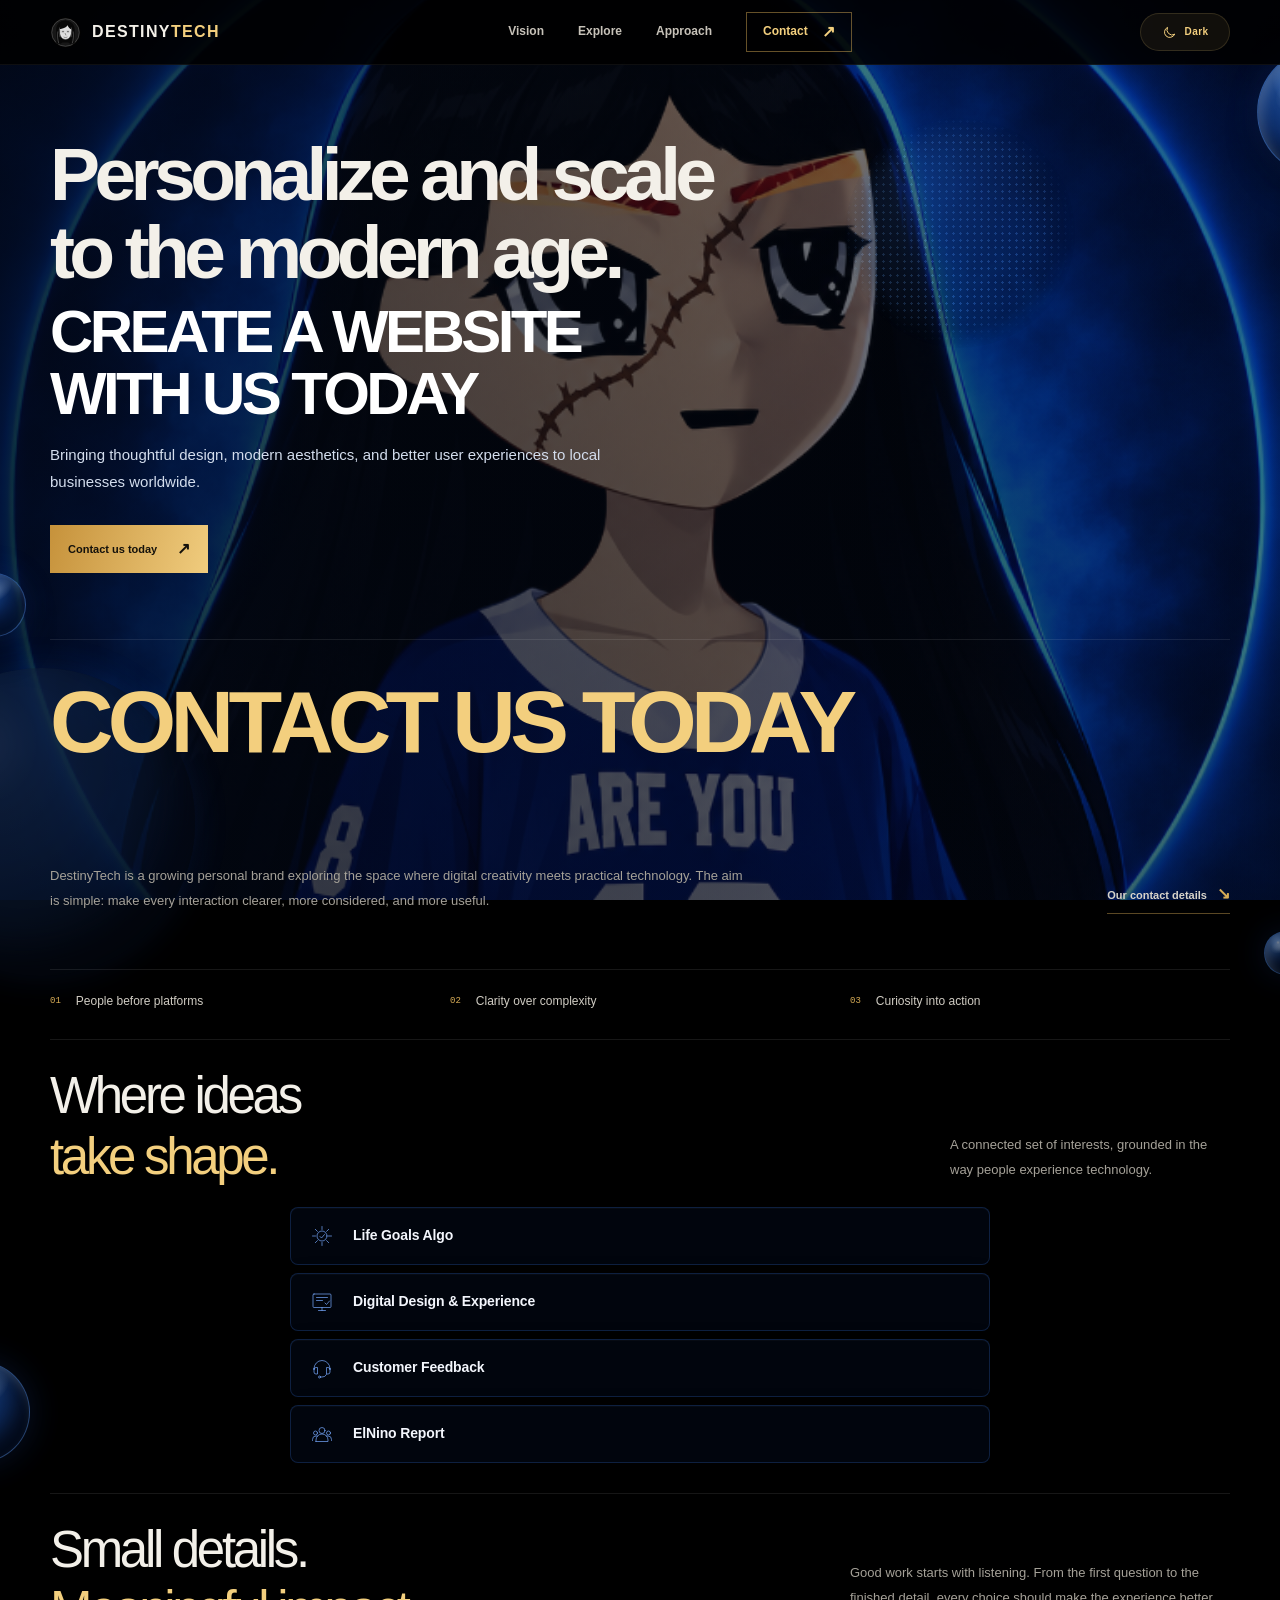
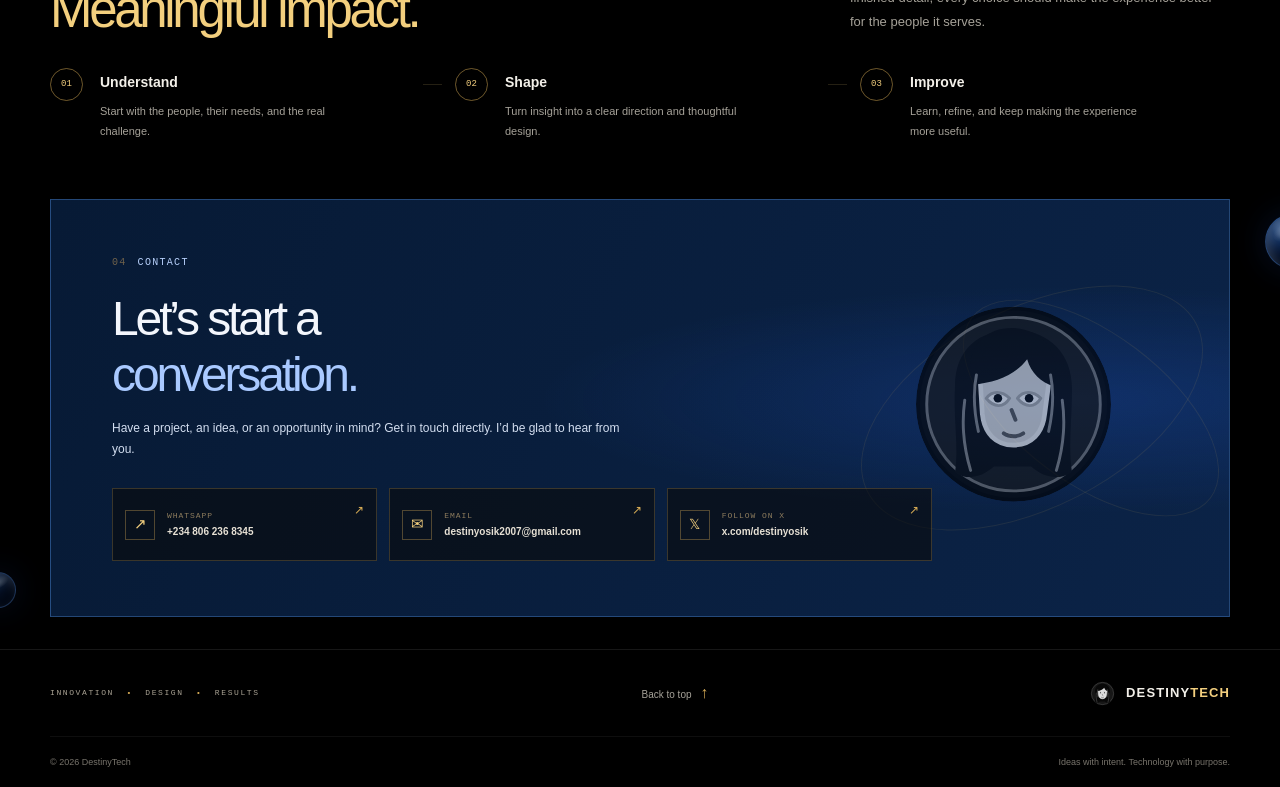
<file: index.html>
<!doctype html>
<html lang="en">
  <head>
    <meta charset="utf-8">
    <meta name="viewport" content="width=device-width, initial-scale=1">
    <meta name="theme-color" content="#000000">
    <meta
      name="description"
      content="DestinyTech — a digital platform for design, weather intelligence, personal goals, and customer feedback."
    >
    <title>DestinyTech — Innovation • Design • Results</title>
    <script src="theme.js"></script>
    <link rel="preload" as="image" href="assets/destiny-portrait.png">
    <link rel="stylesheet" href="styles.css">
    <script src="script.js" defer></script>
  </head>
  <body>
    <div class="ambient-background" aria-hidden="true">
      <span class="blue-sphere sphere-one"></span>
      <span class="blue-sphere sphere-two"></span>
      <span class="blue-sphere sphere-three"></span>
      <span class="blue-sphere sphere-four"></span>
      <span class="blue-sphere sphere-five"></span>
      <span class="blue-sphere sphere-six"></span>
    </div>
    <div class="page-backdrop" aria-hidden="true"></div>
    <a class="skip-link" href="#main">Skip to content</a>

    <header class="site-header">
      <div class="header-inner">
        <a class="wordmark" href="#top" aria-label="DestinyTech home">
          <span class="wordmark-symbol" aria-hidden="true">
            <img src="brand/destinytech-mark.svg" alt="">
          </span>
          <span>DESTINY<span class="wordmark-light">TECH</span></span>
        </a>

        <button
          class="menu-toggle"
          type="button"
          aria-expanded="false"
          aria-controls="primary-navigation"
          aria-label="Open navigation menu"
        >
          <span></span>
          <span></span>
        </button>
        <button class="theme-toggle" type="button" data-theme-toggle aria-label="Switch to light theme" aria-pressed="false">
          <svg class="theme-toggle-icon" viewBox="0 0 24 24" aria-hidden="true">
            <path class="moon-icon" d="M20.2 15.1A8.4 8.4 0 0 1 8.9 3.8 8.5 8.5 0 1 0 20.2 15.1Z" />
            <circle class="sun-icon" cx="12" cy="12" r="4" />
            <path class="sun-rays" d="M12 2v2m0 16v2M4.93 4.93l1.42 1.42m11.3 11.3 1.42 1.42M2 12h2m16 0h2M4.93 19.07l1.42-1.42m11.3-11.3 1.42-1.42" />
          </svg>
          <span data-theme-label>Dark</span>
        </button>

        <nav class="navigation" id="primary-navigation" aria-label="Main navigation">
          <a href="#vision">Vision</a>
          <a href="#capabilities">Explore</a>
          <a href="#approach">Approach</a>
          <a class="nav-cta" href="#contact">Contact <span aria-hidden="true">↗</span></a>
        </nav>
      </div>
    </header>

    <main id="main">
      <section class="hero section-shell" id="top" aria-labelledby="hero-title">
        <div class="hero-copy">
          <h1 id="hero-title">
            Personalize and scale<br>to the modern age.
            <span class="hero-cta-title">CREATE A WEBSITE<br>WITH US TODAY</span>
          </h1>
          <p class="hero-description">
            Bringing thoughtful design, modern aesthetics, and better user experiences to local
            businesses worldwide.
          </p>
          <div class="hero-actions">
            <a class="button button-primary" href="#contact">
              Contact us today <span aria-hidden="true">↗</span>
            </a>
          </div>
        </div>

      </section>

      <section class="intro section-shell" id="vision" aria-labelledby="vision-title">
        <div class="intro-content">
          <h2 class="contact-prompt" id="vision-title">CONTACT US TODAY</h2>
          <div class="intro-detail">
            <p>
              DestinyTech is a growing personal brand exploring the space where digital
              creativity meets practical technology. The aim is simple: make every interaction
              clearer, more considered, and more useful.
            </p>
            <a class="underlined-link" href="#contact">Our contact details <span aria-hidden="true">↘</span></a>
          </div>
        </div>
        <div class="intro-divider" aria-hidden="true"></div>
        <div class="principles" aria-label="Brand principles">
          <div><span class="principle-number">01</span><span>People before platforms</span></div>
          <div><span class="principle-number">02</span><span>Clarity over complexity</span></div>
          <div><span class="principle-number">03</span><span>Curiosity into action</span></div>
        </div>
      </section>

      <section class="capabilities section-shell" id="capabilities" aria-labelledby="capabilities-title">
        <div class="section-heading">
          <div>
            <h2 id="capabilities-title">Where ideas<br><span>take shape.</span></h2>
          </div>
          <p class="section-heading-note">
            A connected set of interests, grounded in the way people experience technology.
          </p>
        </div>

        <div class="focus-grid">
          <a class="focus-card" href="life-goals-algo.html" aria-label="Open Life Goals Algo">
            <div class="card-icon" aria-hidden="true">
              <svg viewBox="0 0 48 48" fill="none">
                <path d="M24 5v6M24 37v6M5 24h6M37 24h6M10.6 10.6l4.2 4.2m18.4 18.4 4.2 4.2m0-26.8-4.2 4.2m-18.4 18.4-4.2 4.2" />
                <circle cx="24" cy="24" r="10" />
                <path d="m20 25 3 3 6-7" />
              </svg>
            </div>
            <div class="focus-card-copy"><h3>Life Goals Algo</h3></div>
          </a>
          <a class="focus-card" href="digital-design.html" aria-label="Open Digital Design and Experience">
            <div class="card-icon" aria-hidden="true">
              <svg viewBox="0 0 48 48" fill="none">
                <rect x="6" y="8" width="36" height="27" rx="2" />
                <path d="M17 41h14M24 35v6M13 15h22M13 21h12" />
                <path d="m30 26 3 3 6-7" />
              </svg>
            </div>
            <div class="focus-card-copy"><h3>Digital Design &amp; Experience</h3></div>
          </a>
          <a class="focus-card" href="customer-feedback.html" aria-label="Open Customer Feedback">
            <div class="card-icon" aria-hidden="true">
              <svg viewBox="0 0 48 48" fill="none">
                <path d="M8 25a16 16 0 0 1 32 0" />
                <path d="M8 25v7a4 4 0 0 0 4 4h3V23h-3a4 4 0 0 0-4 4ZM40 25v7a4 4 0 0 1-4 4h-3V23h3a4 4 0 0 1 4 4Z" />
                <path d="M33 37a9 9 0 0 1-9 5h-3" />
                <circle cx="19" cy="42" r="2" />
              </svg>
            </div>
            <div class="focus-card-copy"><h3>Customer Feedback</h3></div>
          </a>
          <a class="focus-card" href="elnino-report.html" aria-label="Open ElNino Report">
            <div class="card-icon" aria-hidden="true">
              <svg viewBox="0 0 48 48" fill="none">
                <circle cx="24" cy="17" r="6" />
                <circle cx="11" cy="22" r="4" />
                <circle cx="37" cy="22" r="4" />
                <path d="M12 39v-3a12 12 0 0 1 24 0v3H12ZM5 37v-2a7 7 0 0 1 7-7h3M43 37v-2a7 7 0 0 0-7-7h-3" />
              </svg>
            </div>
            <div class="focus-card-copy"><h3>ElNino Report</h3></div>
          </a>
        </div>
      </section>

      <section class="approach section-shell" id="approach" aria-labelledby="approach-title">
        <div class="approach-top">
          <div>
            <h2 id="approach-title">Small details.<br><span>Meaningful impact.</span></h2>
          </div>
          <p>
            Good work starts with listening. From the first question to the finished detail,
            every choice should make the experience better for the people it serves.
          </p>
        </div>
        <div class="approach-steps">
          <article class="approach-step">
            <span class="step-marker">01</span>
            <div><h3>Understand</h3><p>Start with the people, their needs, and the real challenge.</p></div>
            <span class="step-line" aria-hidden="true"></span>
          </article>
          <article class="approach-step">
            <span class="step-marker">02</span>
            <div><h3>Shape</h3><p>Turn insight into a clear direction and thoughtful design.</p></div>
            <span class="step-line" aria-hidden="true"></span>
          </article>
          <article class="approach-step">
            <span class="step-marker">03</span>
            <div><h3>Improve</h3><p>Learn, refine, and keep making the experience more useful.</p></div>
            <span class="step-line" aria-hidden="true"></span>
          </article>
        </div>
      </section>

      <section class="next section-shell" id="contact" aria-labelledby="contact-title">
        <div class="next-panel contact-panel">
          <div class="next-orbit orbit-one" aria-hidden="true"></div>
          <div class="next-orbit orbit-two" aria-hidden="true"></div>
          <div class="contact-content">
            <div class="section-label"><span>04</span> CONTACT</div>
            <h2 id="contact-title">Let’s start a<br><span>conversation.</span></h2>
            <p>
              Have a project, an idea, or an opportunity in mind? Get in touch directly.
              I’d be glad to hear from you.
            </p>
            <div class="contact-links" aria-label="Contact options">
              <a class="contact-link" href="https://wa.me/2348062368345" target="_blank" rel="noopener noreferrer">
                <span class="contact-link-icon" aria-hidden="true">↗</span>
                <span class="contact-link-copy">
                  <span class="contact-link-label">WHATSAPP</span>
                  <span class="contact-link-value">+234 806 236 8345</span>
                </span>
                <span class="contact-link-arrow" aria-hidden="true">↗</span>
              </a>
              <a class="contact-link" href="mailto:destinyosik2007@gmail.com">
                <span class="contact-link-icon" aria-hidden="true">✉</span>
                <span class="contact-link-copy">
                  <span class="contact-link-label">EMAIL</span>
                  <span class="contact-link-value">destinyosik2007@gmail.com</span>
                </span>
                <span class="contact-link-arrow" aria-hidden="true">↗</span>
              </a>
              <a class="contact-link" href="https://x.com/destinyosik" target="_blank" rel="noopener noreferrer">
                <span class="contact-link-icon contact-x-icon" aria-hidden="true">𝕏</span>
                <span class="contact-link-copy">
                  <span class="contact-link-label">FOLLOW ON X</span>
                  <span class="contact-link-value">x.com/destinyosik</span>
                </span>
                <span class="contact-link-arrow" aria-hidden="true">↗</span>
              </a>
            </div>
          </div>
          <div class="next-mark" aria-hidden="true">
            <img src="brand/destinytech-mark.svg" alt="">
          </div>
        </div>
      </section>
    </main>

    <footer class="site-footer">
      <div class="footer-main section-shell">
        <a class="wordmark footer-wordmark" href="#top" aria-label="DestinyTech home">
          <span class="wordmark-symbol" aria-hidden="true">
            <img src="brand/destinytech-mark.svg" alt="">
          </span>
          <span>DESTINY<span class="wordmark-light">TECH</span></span>
        </a>
        <p class="footer-tagline">INNOVATION <span>•</span> DESIGN <span>•</span> RESULTS</p>
        <a class="back-to-top" href="#top">Back to top <span aria-hidden="true">↑</span></a>
      </div>
      <div class="footer-bottom section-shell">
        <span>© <span id="current-year">2026</span> DestinyTech</span>
        <span>Ideas with intent. Technology with purpose.</span>
      </div>
    </footer>
  </body>
</html>
</file>
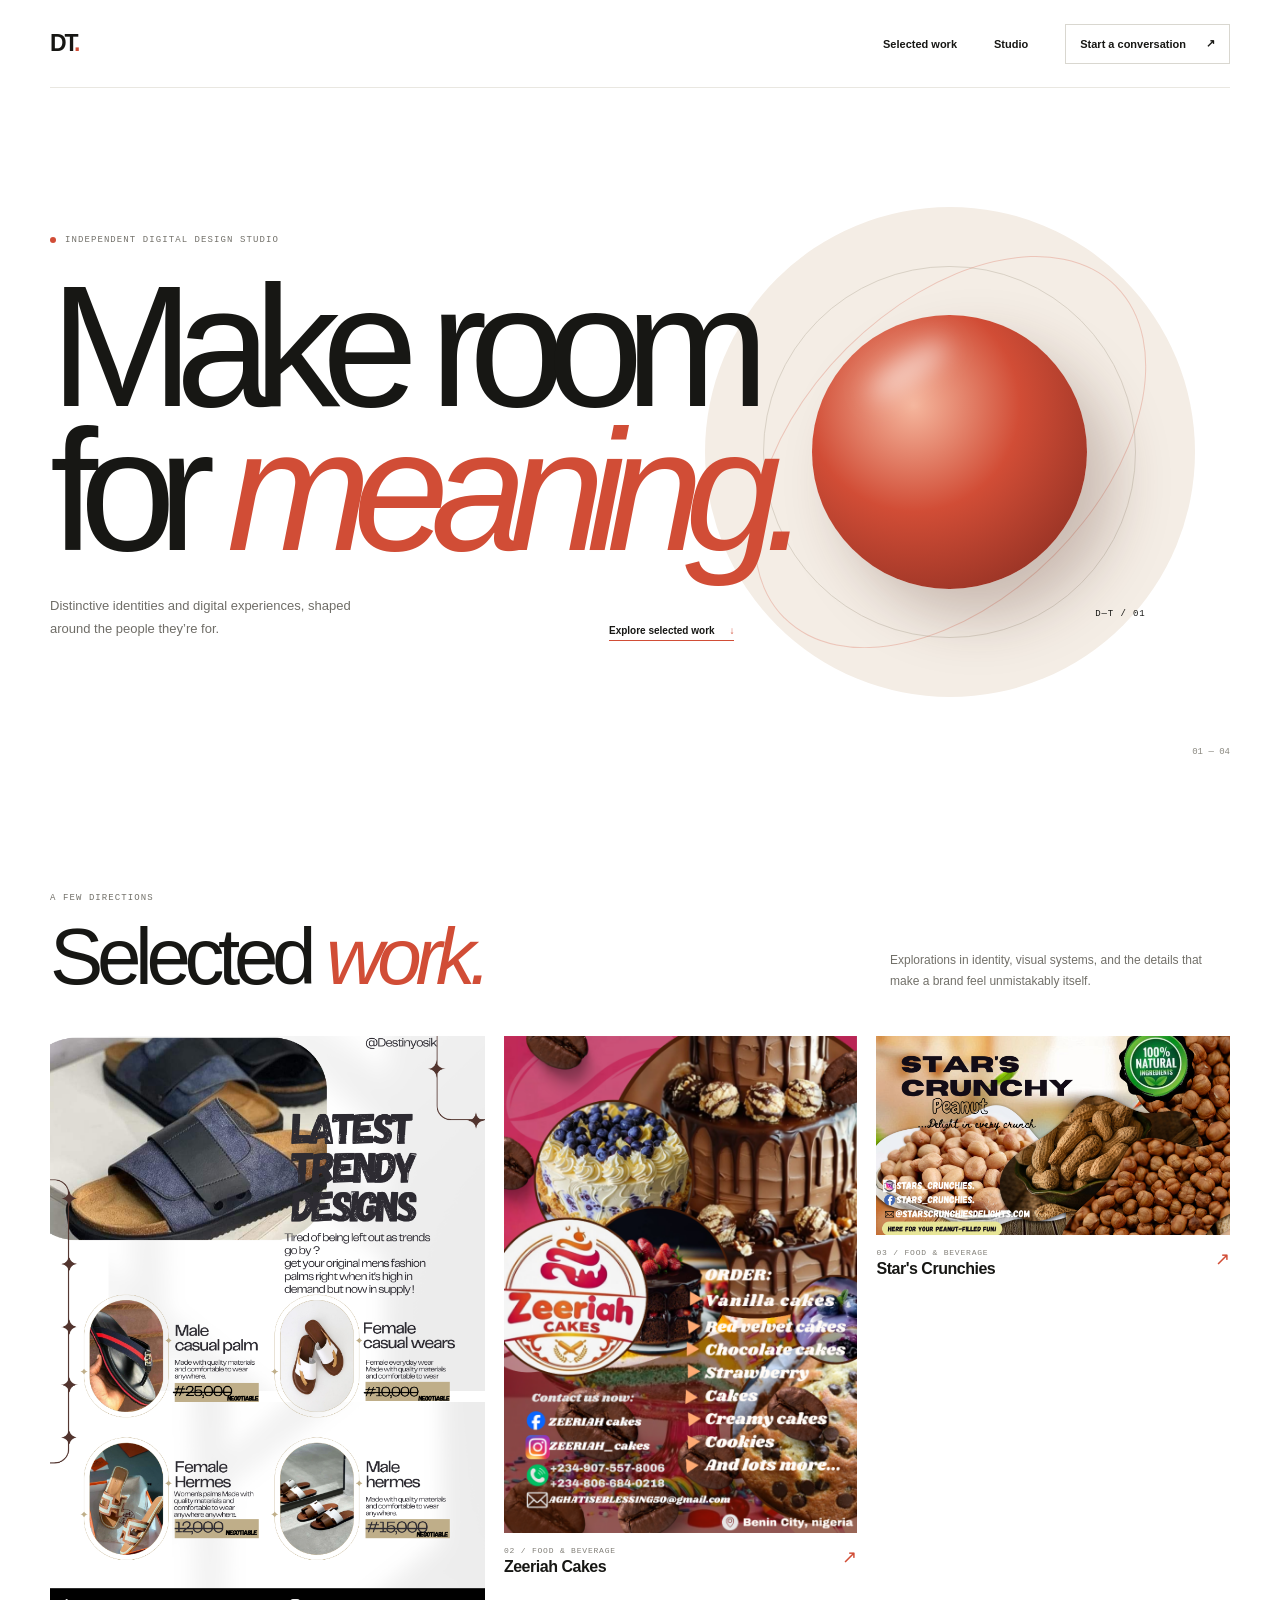
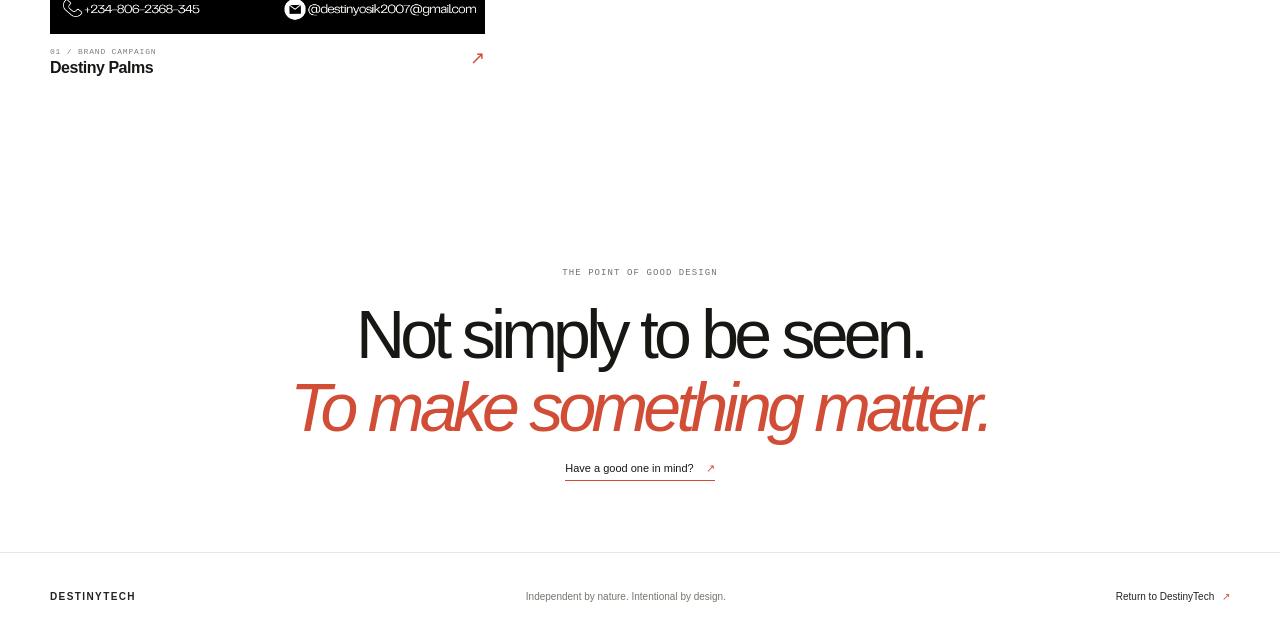
<file: digital-design.html>
<!doctype html>
<html lang="en">
  <head>
    <meta charset="utf-8">
    <meta name="viewport" content="width=device-width, initial-scale=1">
    <meta name="theme-color" content="#ffffff">
    <meta name="description" content="A creative design studio showcasing visual identity and digital design.">
    <title>Digital Design & Experience — DestinyTech</title>
    <link rel="stylesheet" href="design.css">
  </head>
  <body class="design-page">
    <header class="design-header">
      <a class="design-wordmark" href="index.html">DT<span>.</span></a>
      <nav aria-label="Design experience navigation">
        <a href="#work">Selected work</a>
        <a href="#studio">Studio</a>
        <a class="design-contact" href="index.html#contact">Start a conversation <span aria-hidden="true">↗</span></a>
      </nav>
    </header>
    <main>
      <section class="design-hero" id="studio">
        <p class="design-eyebrow"><span></span> INDEPENDENT DIGITAL DESIGN STUDIO</p>
        <h1>Make room<br>for <em>meaning.</em></h1>
        <div class="design-hero-bottom">
          <p>Distinctive identities and digital experiences, shaped around the people they’re for.</p>
          <a href="#work">Explore selected work <span aria-hidden="true">↓</span></a>
        </div>
        <div class="hero-art" aria-hidden="true">
          <div class="hero-art-orbit"></div><div class="hero-art-disc"></div>
          <span class="hero-art-mark">D—T / 01</span>
        </div>
        <span class="hero-index" aria-hidden="true">01 — 04</span>
      </section>

      <section class="design-work" id="work">
        <div class="design-section-head">
          <div><p class="design-eyebrow">A FEW DIRECTIONS</p><h2>Selected <em>work.</em></h2></div>
          <p>Explorations in identity, visual systems, and the details that make a brand feel unmistakably itself.</p>
        </div>
        <div class="project-grid">
          <article class="project-card project-large">
            <div class="project-art project-kin" aria-label="Destiny Palms promotional design featuring casual sandals and product details" role="img">
              <span class="kin-stamp">KIN<br>FUTURES</span><span class="kin-disc"></span>
              <span class="kin-type">A more<br>human<br>tomorrow.</span><span class="art-caption">CULTURE / 2025</span>
            </div>
            <div class="project-meta"><div><p>01 / BRAND CAMPAIGN</p><h3>Destiny Palms</h3></div><span>↗</span></div>
          </article>
          <article class="project-card">
            <div class="project-art project-form" aria-label="Zeeriah Cakes promotional design featuring cakes, cookies, and order details" role="img">
              <div class="form-shape"></div><span class="form-label">FORM<br>FOLLOWS<br>FEELING.</span>
              <span class="form-number">№ 002</span><span class="art-caption">DIGITAL / 2025</span>
            </div>
            <div class="project-meta"><div><p>02 / FOOD &amp; BEVERAGE</p><h3>Zeeriah Cakes</h3></div><span>↗</span></div>
          </article>
          <article class="project-card">
            <div class="project-art project-common" aria-label="Star's Crunchies promotional design for peanut snacks and natural ingredients" role="img">
              <span class="common-circle"></span><span class="common-type">COMMON<br>GROUND</span>
              <span class="common-note">Made for<br>every day.</span><span class="art-caption">PACKAGING / 2024</span>
            </div>
            <div class="project-meta"><div><p>03 / FOOD &amp; BEVERAGE</p><h3>Star's Crunchies</h3></div><span>↗</span></div>
          </article>
        </div>
      </section>

      <section class="design-note">
        <p class="design-eyebrow">THE POINT OF GOOD DESIGN</p>
        <p>Not simply to be seen.<br><em>To make something matter.</em></p>
        <a href="index.html#contact">Have a good one in mind? <span aria-hidden="true">↗</span></a>
      </section>
    </main>
    <footer class="design-footer">
      <span class="design-footer-brand">DESTINYTECH</span>
      <span>Independent by nature. Intentional by design.</span>
      <a href="index.html">Return to DestinyTech <span aria-hidden="true">↗</span></a>
    </footer>
  </body>
</html>
</file>
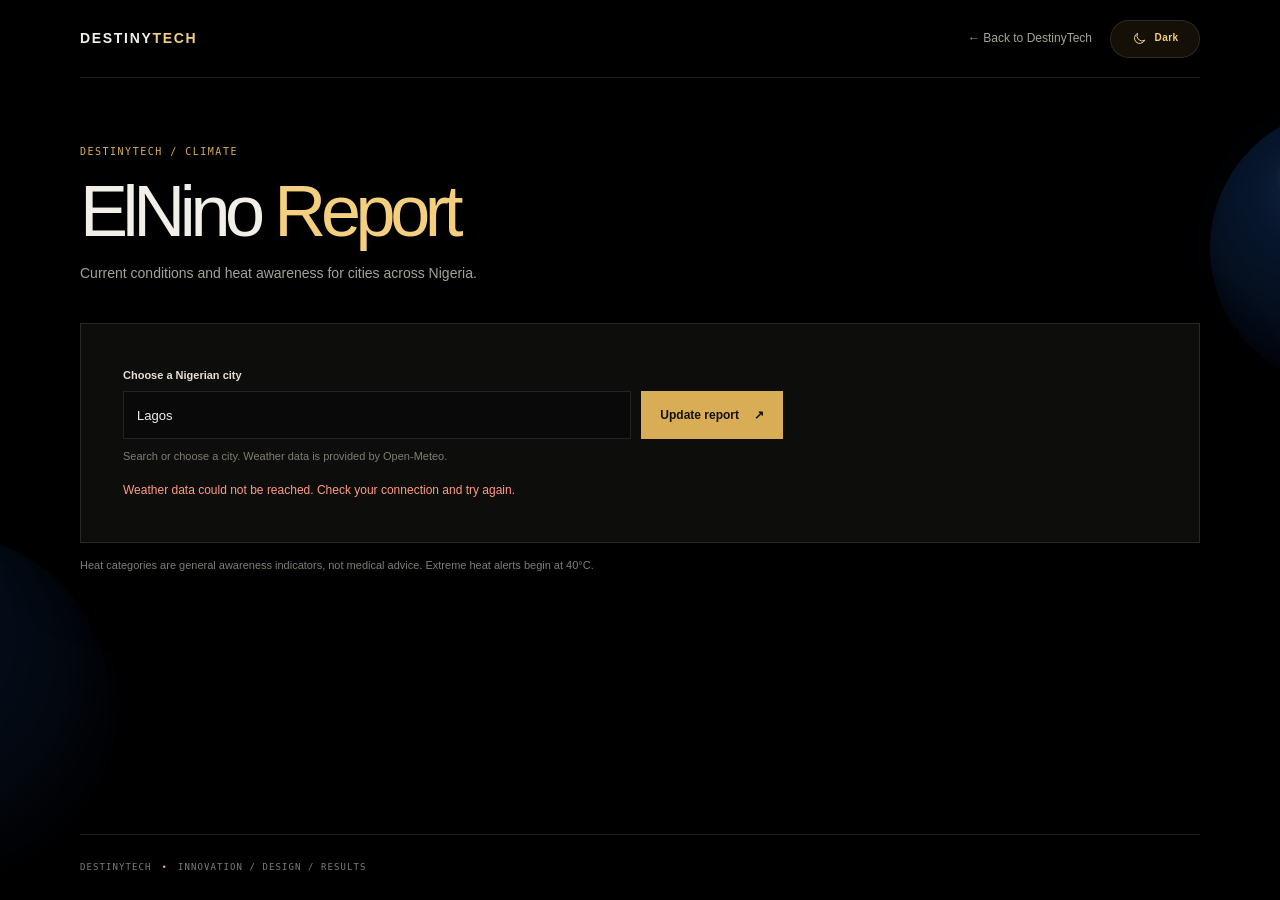
<file: elnino-report.html>
<!doctype html>
<html lang="en">
  <head>
    <meta charset="utf-8">
    <meta name="viewport" content="width=device-width, initial-scale=1">
    <meta name="theme-color" content="#000000">
    <meta name="description" content="Current weather and heat-risk information for Nigerian cities.">
    <title>ElNino Report — DestinyTech</title>
    <script src="theme.js"></script>
    <link rel="stylesheet" href="apps.css">
    <script src="apps.js" defer></script>
  </head>
  <body class="experience-page" data-app="weather">
    <header class="app-header">
      <a class="app-wordmark" href="index.html">DESTINY<span>TECH</span></a>
      <div class="app-header-actions">
        <a class="app-home-link" href="index.html">← Back to DestinyTech</a>
        <button class="theme-toggle" type="button" data-theme-toggle aria-label="Switch to light theme" aria-pressed="false">
          <svg class="theme-toggle-icon" viewBox="0 0 24 24" aria-hidden="true">
            <path class="moon-icon" d="M20.2 15.1A8.4 8.4 0 0 1 8.9 3.8 8.5 8.5 0 1 0 20.2 15.1Z" />
            <circle class="sun-icon" cx="12" cy="12" r="4" />
            <path class="sun-rays" d="M12 2v2m0 16v2M4.93 4.93l1.42 1.42m11.3 11.3 1.42 1.42M2 12h2m16 0h2M4.93 19.07l1.42-1.42m11.3-11.3 1.42-1.42" />
          </svg>
          <span data-theme-label>Dark</span>
        </button>
      </div>
    </header>
    <main class="app-container weather-page">
      <section class="app-intro">
        <p class="app-kicker">DESTINYTECH / CLIMATE</p>
        <h1>ElNino <span>Report</span></h1>
        <p>Current conditions and heat awareness for cities across Nigeria.</p>
      </section>

      <section class="weather-panel" aria-labelledby="weather-heading">
        <div class="weather-controls">
          <label class="field-label" for="weather-city">Choose a Nigerian city</label>
          <div class="search-row">
            <input id="weather-city" name="city" list="nigeria-cities" value="Lagos" autocomplete="off">
            <datalist id="nigeria-cities">
              <option value="Abuja"></option><option value="Abeokuta"></option>
              <option value="Akure"></option><option value="Awka"></option>
              <option value="Bauchi"></option><option value="Benin City"></option>
              <option value="Calabar"></option><option value="Enugu"></option>
              <option value="Ibadan"></option><option value="Ilorin"></option>
              <option value="Jos"></option><option value="Kaduna"></option>
              <option value="Kano"></option><option value="Lagos"></option>
              <option value="Maiduguri"></option><option value="Minna"></option>
              <option value="Onitsha"></option><option value="Owerri"></option>
              <option value="Port Harcourt"></option><option value="Sokoto"></option>
              <option value="Uyo"></option><option value="Warri"></option>
              <option value="Yola"></option><option value="Zaria"></option>
            </datalist>
            <button class="app-button" id="weather-search" type="button">Update report <span aria-hidden="true">↗</span></button>
          </div>
          <p class="app-hint">Search or choose a city. Weather data is provided by Open-Meteo.</p>
        </div>

        <p class="app-status" id="weather-status" role="status" aria-live="polite">Loading current weather…</p>
        <div class="weather-data" id="weather-data" hidden>
          <div class="weather-overview">
            <div>
              <p class="app-kicker" id="weather-location">LAGOS, NIGERIA</p>
              <h2 id="weather-heading"><span id="weather-temperature">--</span><span class="temperature-unit">°C</span></h2>
              <p class="weather-condition" id="weather-condition">—</p>
            </div>
            <div class="weather-symbol" aria-hidden="true"><span></span></div>
          </div>
          <div class="heat-risk" id="heat-risk" data-risk="normal" aria-live="polite">
            <span class="risk-pulse" aria-hidden="true"></span>
            <div><p class="app-kicker">HEAT RISK</p><strong id="heat-risk-label">Normal</strong></div>
            <p id="heat-risk-message">Conditions are below the high-heat range.</p>
          </div>
          <div class="weather-metrics">
            <div><span>Feels like</span><strong id="weather-feels">—</strong></div>
            <div><span>Humidity</span><strong id="weather-humidity">—</strong></div>
            <div><span>Wind speed</span><strong id="weather-wind">—</strong></div>
          </div>
          <p class="weather-updated">Latest weather update <time id="weather-time"></time></p>
        </div>
      </section>
      <p class="weather-disclaimer">Heat categories are general awareness indicators, not medical advice. Extreme heat alerts begin at 40°C.</p>
    </main>
    <footer class="app-footer">DESTINYTECH <span>•</span> INNOVATION / DESIGN / RESULTS</footer>
  </body>
</html>
</file>
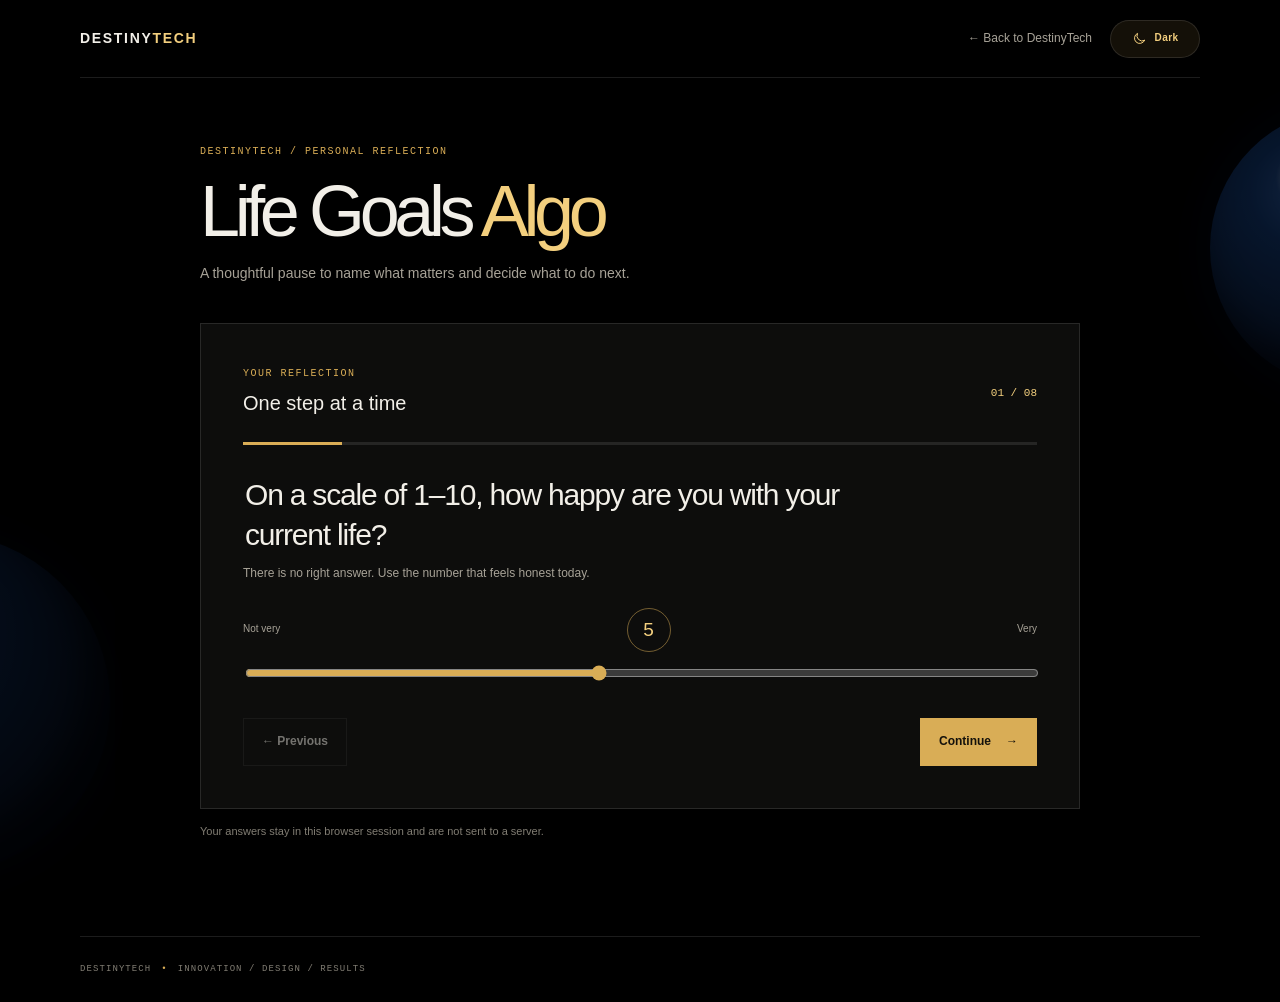
<file: life-goals-algo.html>
<!doctype html>
<html lang="en">
  <head>
    <meta charset="utf-8">
    <meta name="viewport" content="width=device-width, initial-scale=1">
    <meta name="theme-color" content="#000000">
    <meta name="description" content="A guided reflection to organize personal goals and practical next steps.">
    <title>Life Goals Algo — DestinyTech</title>
    <script src="theme.js"></script>
    <link rel="stylesheet" href="apps.css">
    <script src="apps.js" defer></script>
  </head>
  <body class="experience-page" data-app="goals">
    <header class="app-header">
      <a class="app-wordmark" href="index.html">DESTINY<span>TECH</span></a>
      <div class="app-header-actions">
        <a class="app-home-link" href="index.html">← Back to DestinyTech</a>
        <button class="theme-toggle" type="button" data-theme-toggle aria-label="Switch to light theme" aria-pressed="false">
          <svg class="theme-toggle-icon" viewBox="0 0 24 24" aria-hidden="true">
            <path class="moon-icon" d="M20.2 15.1A8.4 8.4 0 0 1 8.9 3.8 8.5 8.5 0 1 0 20.2 15.1Z" />
            <circle class="sun-icon" cx="12" cy="12" r="4" />
            <path class="sun-rays" d="M12 2v2m0 16v2M4.93 4.93l1.42 1.42m11.3 11.3 1.42 1.42M2 12h2m16 0h2M4.93 19.07l1.42-1.42m11.3-11.3 1.42-1.42" />
          </svg>
          <span data-theme-label>Dark</span>
        </button>
      </div>
    </header>
    <main class="app-container goals-page">
      <section class="app-intro">
        <p class="app-kicker">DESTINYTECH / PERSONAL REFLECTION</p>
        <h1>Life Goals <span>Algo</span></h1>
        <p>A thoughtful pause to name what matters and decide what to do next.</p>
      </section>

      <section class="goal-card" aria-labelledby="goal-card-title">
        <div class="progress-header">
          <div><p class="app-kicker">YOUR REFLECTION</p><h2 id="goal-card-title">One step at a time</h2></div>
          <span class="step-count" id="goal-step-count">01 / 08</span>
        </div>
        <div class="progress-track" role="progressbar" id="goal-progress" aria-label="Questionnaire progress" aria-valuemin="1" aria-valuemax="8" aria-valuenow="1">
          <span id="goal-progress-bar"></span>
        </div>
        <form id="goal-form" novalidate>
          <fieldset class="goal-step" data-step="0">
            <legend>On a scale of 1–10, how happy are you with your current life?</legend>
            <p class="question-hint">There is no right answer. Use the number that feels honest today.</p>
            <label class="range-label" for="life-happiness"><span>Not very</span><output id="happiness-value" for="life-happiness">5</output><span>Very</span></label>
            <input id="life-happiness" name="happiness" type="range" min="1" max="10" value="5">
          </fieldset>
          <fieldset class="goal-step" data-step="1" hidden>
            <legend>What are the three most important goals you want to achieve?</legend>
            <p class="question-hint">Add one goal per line. You can list fewer than three if that feels right.</p>
            <textarea name="goals" rows="5" maxlength="700" required placeholder="1.&#10;2.&#10;3."></textarea>
          </fieldset>
          <fieldset class="goal-step" data-step="2" hidden>
            <legend>What is currently holding you back from achieving these goals?</legend>
            <p class="question-hint">Consider time, resources, confidence, support, or competing priorities.</p>
            <textarea name="obstacles" rows="4" maxlength="700" required placeholder="What feels like the main challenge?"></textarea>
          </fieldset>
          <fieldset class="goal-step" data-step="3" hidden>
            <legend>What area of your life needs the most improvement?</legend>
            <p class="question-hint">Choose the area you would most like to focus on right now.</p>
            <select name="lifeArea" required>
              <option value="">Choose an area</option>
              <option>Health and wellbeing</option><option>Career and work</option>
              <option>Finances</option><option>Relationships and family</option>
              <option>Learning and personal growth</option><option>Purpose and creativity</option>
              <option>Balance and daily routine</option>
            </select>
          </fieldset>
          <fieldset class="goal-step" data-step="4" hidden>
            <legend>How disciplined would you rate yourself from 1–10?</legend>
            <p class="question-hint">Think about how consistently you follow through on plans that matter to you.</p>
            <label class="range-label" for="self-discipline"><span>Building the habit</span><output id="discipline-value" for="self-discipline">5</output><span>Very consistent</span></label>
            <input id="self-discipline" name="discipline" type="range" min="1" max="10" value="5">
          </fieldset>
          <fieldset class="goal-step" data-step="5" hidden>
            <legend>What is one thing you wish you could change about your current situation?</legend>
            <p class="question-hint">Describe the change in your own words.</p>
            <textarea name="desiredChange" rows="4" maxlength="700" required placeholder="I wish I could…"></textarea>
          </fieldset>
          <fieldset class="goal-step" data-step="6" hidden>
            <legend>Where do you see yourself in the next five years?</legend>
            <p class="question-hint">Picture a direction, not a perfect plan.</p>
            <textarea name="fiveYears" rows="4" maxlength="700" required placeholder="In five years, I hope to…"></textarea>
          </fieldset>
          <fieldset class="goal-step" data-step="7" hidden>
            <legend>What is stopping you from becoming the person you want to be?</legend>
            <p class="question-hint">You can mention practical or personal barriers that feel relevant.</p>
            <textarea name="identityBarrier" rows="4" maxlength="700" required placeholder="One thing in the way is…"></textarea>
          </fieldset>
          <p class="form-error" id="goal-error" role="alert" hidden></p>
          <div class="goal-actions" id="goal-actions">
            <button class="app-button app-button-quiet" id="goal-back" type="button" disabled>← Previous</button>
            <button class="app-button" id="goal-next" type="button">Continue <span aria-hidden="true">→</span></button>
            <button class="app-button" id="goal-submit" type="submit" hidden>Build my report <span aria-hidden="true">→</span></button>
          </div>
        </form>
        <section class="goal-results" id="goal-results" aria-live="polite" hidden>
          <p class="app-kicker">YOUR PERSONAL REFLECTION</p>
          <h2 tabindex="-1">A clearer next step.</h2>
          <p class="results-note">This report is generated from your answers using simple reflection prompts. It is not a psychological assessment or professional advice.</p>
          <div class="results-section"><h3>Your goals, in priority order</h3><ol id="report-goals"></ol></div>
          <div class="results-section"><h3>Your five-year direction</h3><p id="report-direction"></p></div>
          <div class="results-section"><h3>Possible obstacles to consider</h3><ul id="report-obstacles"></ul></div>
          <div class="results-section"><h3>Small actions to try</h3><ul id="report-actions"></ul></div>
          <button class="app-button app-button-quiet" id="goal-restart" type="button">Start a new reflection</button>
        </section>
      </section>
      <p class="privacy-note">Your answers stay in this browser session and are not sent to a server.</p>
    </main>
    <footer class="app-footer">DESTINYTECH <span>•</span> INNOVATION / DESIGN / RESULTS</footer>
  </body>
</html>
</file>
<file: styles.css>
:root {
  color-scheme: dark;
  --black: #000000;
  --black-soft: #0e0e0d;
  --panel: #11110f;
  --panel-raised: #151411;
  --line: rgba(221, 187, 111, 0.17);
  --line-muted: rgba(255, 255, 255, 0.09);
  --gold: #d9ad56;
  --gold-bright: #f3cf7e;
  --amber: #a76a21;
  --text: #f3f0e9;
  --muted: #a5a198;
  --dim: #716e66;
  --surface: #11110f;
  --surface-raised: #151411;
  --surface-input: #090909;
  --glow: rgba(217, 173, 86, 0.1);
  --accent-soft: rgba(217, 173, 86, 0.08);
  --sans: "Inter", "Segoe UI Variable", "Segoe UI", sans-serif;
  --mono: "DM Mono", Consolas, monospace;
  --page-width: 1180px;
}

:root[data-theme="light"] {
  color-scheme: light;
  --black: #ffffff;
  --black-soft: #f3f6fb;
  --panel: #ffffff;
  --panel-raised: #f7f9fd;
  --line: rgba(37, 99, 235, 0.2);
  --line-muted: rgba(15, 23, 42, 0.12);
  --gold: #2563eb;
  --gold-bright: #1d4ed8;
  --amber: #60a5fa;
  --text: #111827;
  --muted: #475569;
  --dim: #64748b;
  --surface: #ffffff;
  --surface-raised: #f7f9fd;
  --surface-input: #ffffff;
  --glow: rgba(37, 99, 235, 0.1);
  --accent-soft: rgba(37, 99, 235, 0.08);
}

* {
  box-sizing: border-box;
}

html {
  scroll-behavior: smooth;
  scroll-padding-top: 90px;
}

body {
  position: relative;
  isolation: isolate;
  margin: 0;
  background: var(--black);
  color: var(--text);
  font-family: var(--sans);
  font-size: 15px;
  line-height: 1.65;
  -webkit-font-smoothing: antialiased;
  transition: background-color 280ms ease, color 280ms ease;
}

.page-backdrop {
  position: fixed;
  z-index: -1;
  inset: 0;
  background:
    linear-gradient(90deg, rgba(2, 7, 18, 0.72) 0%, rgba(2, 7, 18, 0.48) 58%, rgba(2, 7, 18, 0.28) 100%),
    linear-gradient(rgba(2, 7, 18, 0.18), rgba(2, 7, 18, 0.42)),
    url("assets/destiny-portrait.png") center 35% / cover no-repeat;
  pointer-events: none;
}

.ambient-background {
  position: absolute;
  z-index: 0;
  inset: 0;
  overflow: hidden;
  pointer-events: none;
}

.ambient-background::before,
.ambient-background::after {
  position: absolute;
  aspect-ratio: 1;
  border-radius: 50%;
  content: "";
}

.ambient-background::before {
  top: 28%;
  left: -112px;
  width: clamp(190px, 24vw, 330px);
  background: radial-gradient(ellipse at 31% 25%, #263c62 0, #14294b 18%, #0a1831 55%, #050c1b 76%);
  box-shadow: inset -18px -24px 35px #050914dd, 0 0 38px #2563eb30;
  opacity: 0.58;
}

.ambient-background::after {
  top: 118px;
  right: 16%;
  width: clamp(135px, 18vw, 245px);
  background:
    radial-gradient(circle, rgba(96, 165, 250, 0.85) 0 1px, transparent 1.35px) 0 0 / 7px 7px,
    radial-gradient(circle at 34% 29%, #294b82 0, #14294b 39%, #080f1d 75%);
  box-shadow: inset -15px -18px 26px #050914dd, 0 0 42px #2563eb30;
  opacity: 0.27;
  -webkit-mask-image: radial-gradient(circle, #000 58%, transparent 72%);
  mask-image: radial-gradient(circle, #000 58%, transparent 72%);
}

.blue-sphere {
  position: absolute;
  display: block;
  width: var(--sphere-size);
  aspect-ratio: 1;
  border: 1px solid rgba(110, 169, 255, 0.48);
  border-radius: 50%;
  background:
    radial-gradient(ellipse at 31% 25%, rgba(232, 244, 255, 0.96) 0, rgba(128, 180, 255, 0.74) 4%, transparent 20%),
    radial-gradient(circle at 34% 29%, #477fd5 0, #1e55aa 18%, #123a80 45%, #0c285b 72%, #071635 100%);
  box-shadow:
    inset 5px 6px 12px rgba(177, 210, 255, 0.38),
    inset -11px -15px 20px rgba(2, 9, 25, 0.82),
    0 0 34px rgba(37, 99, 235, 0.26),
    0 17px 32px rgba(0, 0, 0, 0.52);
  opacity: var(--sphere-opacity, 0.8);
  will-change: transform;
}

.blue-sphere::before {
  position: absolute;
  inset: 12% 18% 52% 12%;
  border-radius: 50%;
  background: radial-gradient(ellipse, rgba(226, 239, 255, 0.58), rgba(110, 169, 255, 0) 72%);
  content: "";
  transform: rotate(-24deg);
}

.sphere-one {
  --sphere-size: clamp(86px, 10vw, 142px);
  --sphere-opacity: 0.74;
  top: 2%;
  right: -105px;
  animation: sphere-float 23s ease-in-out infinite;
}

.sphere-two {
  --sphere-size: clamp(42px, 5vw, 68px);
  --sphere-opacity: 0.65;
  top: 24%;
  left: -38px;
  animation: sphere-drift 29s ease-in-out infinite;
}

.sphere-three {
  --sphere-size: clamp(28px, 3.4vw, 46px);
  --sphere-opacity: 0.58;
  top: 39%;
  right: -28px;
  animation: sphere-float 19s ease-in-out infinite reverse;
}

.sphere-four {
  --sphere-size: clamp(74px, 8vw, 112px);
  --sphere-opacity: 0.68;
  top: 57%;
  left: -72px;
  animation: sphere-drift 25s ease-in-out infinite reverse;
}

.sphere-five {
  --sphere-size: clamp(39px, 4.3vw, 60px);
  --sphere-opacity: 0.62;
  top: 76%;
  right: -40px;
  animation: sphere-float 27s ease-in-out infinite;
}

.sphere-six {
  --sphere-size: clamp(25px, 2.8vw, 38px);
  --sphere-opacity: 0.5;
  top: 91%;
  left: -20px;
  animation: sphere-drift 21s ease-in-out infinite;
}

@keyframes sphere-float {
  0%,
  100% {
    transform: translate3d(0, 0, 0) rotate(0);
  }

  50% {
    transform: translate3d(0, -17px, 0) rotate(5deg);
  }
}

@keyframes sphere-drift {
  0%,
  100% {
    transform: translate3d(0, 0, 0) rotate(0);
  }

  50% {
    transform: translate3d(12px, -9px, 0) rotate(-6deg);
  }
}

.site-header,
main,
.site-footer {
  position: relative;
  z-index: 1;
}

::selection {
  background: var(--gold);
  color: var(--black);
}

a {
  color: inherit;
  text-decoration: none;
}

button,
a {
  -webkit-tap-highlight-color: transparent;
}

button:focus-visible,
a:focus-visible {
  outline: 2px solid var(--gold-bright);
  outline-offset: 5px;
}

.skip-link {
  position: fixed;
  z-index: 100;
  top: 12px;
  left: 12px;
  padding: 10px 14px;
  transform: translateY(-160%);
  background: var(--gold-bright);
  color: var(--black);
  font-weight: 700;
}

.skip-link:focus {
  transform: translateY(0);
}

.section-shell,
.header-inner {
  width: min(var(--page-width), calc(100% - 96px));
  margin-inline: auto;
}

.site-header {
  position: relative;
  z-index: 10;
  border-bottom: 1px solid rgba(255, 255, 255, 0.055);
  background: rgba(0, 0, 0, 0.88);
}

.header-inner {
  display: flex;
  min-height: 64px;
  align-items: center;
  justify-content: space-between;
}

.wordmark {
  order: 1;
  display: inline-flex;
  align-items: center;
  gap: 11px;
  font-size: 16px;
  font-weight: 800;
  letter-spacing: 0.085em;
}

.wordmark-symbol {
  display: inline-flex;
  width: 31px;
  height: 31px;
}

.wordmark-symbol img {
  width: 100%;
  height: 100%;
  border-radius: 50%;
}

.wordmark-light {
  color: var(--gold-bright);
}

.navigation {
  order: 2;
  display: flex;
  align-items: center;
  gap: 34px;
  color: #c7c2b9;
  font-size: 12px;
  font-weight: 600;
}

.theme-toggle {
  display: inline-flex;
  min-width: 90px;
  min-height: 38px;
  align-items: center;
  justify-content: center;
  gap: 8px;
  padding: 0 12px;
  border: 1px solid var(--line);
  border-radius: 999px;
  background: var(--accent-soft);
  color: var(--gold-bright);
  font: inherit;
  font-size: 10px;
  font-weight: 700;
  letter-spacing: 0.04em;
  cursor: pointer;
  order: 3;
  transition: border-color 220ms ease, background-color 220ms ease, color 220ms ease, transform 220ms ease, box-shadow 220ms ease;
}

.theme-toggle:hover {
  border-color: var(--gold-bright);
  background: var(--glow);
  box-shadow: 0 0 22px var(--glow);
}

.theme-toggle:focus-visible {
  outline: 2px solid var(--gold-bright);
  outline-offset: 3px;
}

.theme-toggle-icon {
  width: 15px;
  height: 15px;
  fill: none;
  stroke: currentColor;
  stroke-linecap: round;
  stroke-linejoin: round;
  stroke-width: 1.6;
}

.theme-toggle-icon .sun-icon,
.theme-toggle-icon .sun-rays {
  display: none;
}

:root[data-theme="light"] .theme-toggle-icon .moon-icon {
  display: none;
}

:root[data-theme="light"] .theme-toggle-icon .sun-icon,
:root[data-theme="light"] .theme-toggle-icon .sun-rays {
  display: initial;
}

.navigation > a:not(.nav-cta) {
  transition: color 180ms ease;
}

.navigation > a:not(.nav-cta):hover {
  color: var(--gold-bright);
}

.navigation .nav-cta {
  display: inline-flex;
  min-height: 40px;
  align-items: center;
  gap: 14px;
  padding: 0 16px;
  border: 1px solid rgba(217, 173, 86, 0.47);
  color: var(--gold-bright);
  transition: background 180ms ease, color 180ms ease;
}

.navigation .nav-cta:hover {
  background: var(--gold);
  color: var(--black);
}

.nav-cta span,
.text-link span,
.underlined-link span,
.button span,
.back-to-top span {
  font-size: 16px;
}

.menu-toggle {
  display: none;
}

.hero {
  position: relative;
  display: grid;
  min-height: 560px;
  grid-template-columns: 1fr;
  align-items: center;
  padding-block: 70px 58px;
}

.hero-copy {
  position: relative;
  z-index: 1;
  padding-bottom: 8px;
}

.section-label,
.card-index {
  color: var(--gold);
  font-family: var(--mono);
  font-size: 10px;
  font-weight: 400;
  letter-spacing: 0.13em;
  text-transform: uppercase;
}

h1,
h2,
h3,
p {
  margin-top: 0;
}

.hero h1 {
  margin-bottom: 16px;
  font-size: clamp(47px, calc(6.3vw - 3px), 75px);
  font-weight: 600;
  letter-spacing: -0.075em;
  line-height: 1.04;
}

.intro h2 span,
.section-heading h2 span,
.approach h2 span,
.next h2 span {
  color: var(--gold-bright);
  font-weight: 500;
}

.hero-cta-title {
  display: block;
  margin-top: 0.16em;
  color: #fff;
  font-size: 0.8em;
  font-weight: 800;
  letter-spacing: -0.06em;
  line-height: 1.04;
}

.hero-description {
  max-width: 620px;
  margin-bottom: 30px;
  color: #d3dded;
  font-size: 15px;
  line-height: 1.8;
}

.hero-actions {
  display: flex;
  align-items: center;
  gap: 25px;
}

.button {
  display: inline-flex;
  min-height: 48px;
  align-items: center;
  justify-content: center;
  gap: 20px;
  padding: 0 18px;
  font-size: 11px;
  font-weight: 700;
  transition: background 180ms ease, border-color 180ms ease, color 180ms ease;
}

.button-primary {
  background: linear-gradient(105deg, #c6923b, #f0cc7e);
  color: #14110b;
}

.button-primary:hover {
  background: #ffe2a1;
}

.text-link,
.underlined-link {
  color: #d8d4ca;
  font-size: 11px;
  font-weight: 600;
}

.text-link span,
.underlined-link span {
  margin-left: 7px;
  color: var(--gold);
}

.footer-tagline {
  margin: 0;
  color: #c8c0ad;
  font-family: var(--mono);
  font-size: 9px;
  letter-spacing: 0.2em;
}

.footer-tagline span {
  margin-inline: 6px;
  color: var(--gold);
}

.intro {
  padding-block: 30px 28px;
  border-top: 1px solid var(--line-muted);
}

.section-label {
  display: flex;
  align-items: center;
  gap: 11px;
}

.section-label span {
  color: #70624b;
}

.intro-content {
  display: grid;
  grid-template-columns: 1.1fr 0.8fr;
  align-items: end;
  gap: 90px;
  margin-top: 0;
}

.contact-prompt {
  grid-column: 1 / -1;
  margin: 0;
  color: var(--gold-bright);
  font-size: clamp(42px, 7.5vw, 88px) !important;
  font-weight: 800 !important;
  letter-spacing: -0.065em;
  line-height: 1;
  animation: contact-pulse 1s ease-in-out infinite alternate;
}

@keyframes contact-pulse {
  from {
    filter: brightness(0.65);
    text-shadow: 0 0 0 rgba(244, 217, 158, 0);
  }
  to {
    filter: brightness(1.35);
    text-shadow: 0 0 24px rgba(244, 217, 158, 0.5);
  }
}

.intro h2,
.section-heading h2,
.approach h2,
.next h2 {
  margin-bottom: 0;
  font-size: clamp(35px, 4.1vw, 51px);
  font-weight: 500;
  letter-spacing: -0.065em;
  line-height: 1.18;
}

.intro-detail {
  grid-column: 1 / -1;
  display: flex;
  align-items: end;
  justify-content: space-between;
  gap: 32px;
  padding-bottom: 5px;
}

.intro-detail p,
.section-heading-note,
.approach-top > p {
  margin-bottom: 22px;
  color: var(--muted);
  font-size: 13px;
  line-height: 1.9;
}

.underlined-link {
  display: inline-block;
  padding-bottom: 5px;
  border-bottom: 1px solid rgba(217, 173, 86, 0.42);
}

.intro-divider {
  height: 1px;
  margin-block: 50px 22px;
  background: var(--line-muted);
}

.principles {
  display: grid;
  grid-template-columns: repeat(3, 1fr);
  gap: 20px;
}

.principles > div {
  display: flex;
  align-items: center;
  gap: 15px;
  color: #d0ccc3;
  font-size: 12px;
}

.principle-number {
  color: var(--gold);
  font-family: var(--mono);
  font-size: 9px;
}

.capabilities {
  padding-block: 26px 30px;
  border-top: 1px solid var(--line-muted);
}

.section-heading {
  display: flex;
  align-items: end;
  justify-content: space-between;
  margin-bottom: 20px;
}

.section-heading h2,
.approach h2 {
  margin-top: 0;
}

.section-heading-note {
  max-width: 280px;
  margin-bottom: 4px;
}

.focus-grid {
  display: grid;
  grid-template-columns: repeat(4, 1fr);
  border: 1px solid var(--line-muted);
  background: rgba(17, 17, 15, 0.63);
}

.focus-card {
  position: relative;
  min-height: 299px;
  padding: 25px 22px 24px;
  border-right: 1px solid var(--line-muted);
  transition: background 200ms ease;
}

.focus-card:last-child {
  border-right: 0;
}

.focus-card:hover {
  background: linear-gradient(145deg, rgba(217, 173, 86, 0.08), transparent 68%);
}

.card-index {
  color: #8e7d5e;
  font-size: 8px;
}

.card-icon {
  display: flex;
  width: 44px;
  height: 44px;
  align-items: center;
  justify-content: center;
  margin-block: 31px 18px;
  border: 1px solid rgba(217, 173, 86, 0.28);
}

.card-icon svg {
  width: 26px;
  height: 26px;
  stroke: var(--gold-bright);
  stroke-linecap: round;
  stroke-linejoin: round;
  stroke-width: 1.4;
}

.focus-card h3 {
  margin-bottom: 11px;
  font-size: 17px;
  font-weight: 600;
  letter-spacing: -0.035em;
  line-height: 1.4;
}

.focus-card p {
  max-width: 215px;
  margin-bottom: 0;
  color: var(--muted);
  font-size: 11px;
  line-height: 1.8;
}

.card-arrow {
  position: absolute;
  right: 21px;
  bottom: 21px;
  color: var(--gold);
  font-size: 14px;
}

.approach {
  padding-block: 26px 30px;
  border-top: 1px solid var(--line-muted);
}

.approach-top {
  display: flex;
  align-items: end;
  justify-content: space-between;
  gap: 55px;
}

.approach-top > p {
  max-width: 380px;
  margin-bottom: 5px;
}

.approach-steps {
  display: grid;
  grid-template-columns: repeat(3, 1fr);
  gap: 35px;
  margin-top: 28px;
}

.approach-step {
  position: relative;
  display: flex;
  gap: 17px;
  min-height: 101px;
}

.step-marker {
  display: flex;
  width: 33px;
  height: 33px;
  flex: 0 0 auto;
  align-items: center;
  justify-content: center;
  border: 1px solid rgba(217, 173, 86, 0.5);
  border-radius: 50%;
  color: var(--gold-bright);
  font-family: var(--mono);
  font-size: 9px;
}

.approach-step h3 {
  margin: 3px 0 8px;
  font-size: 14px;
  font-weight: 600;
}

.approach-step p {
  max-width: 240px;
  margin: 0;
  color: var(--muted);
  font-size: 11px;
  line-height: 1.8;
}

.step-line {
  position: absolute;
  top: 16px;
  right: -22px;
  width: 19px;
  height: 1px;
  background: var(--line);
}

.approach-step:last-child .step-line {
  display: none;
}

.next {
  padding-block: 0 32px;
}

.next-panel {
  position: relative;
  overflow: hidden;
  min-height: 352px;
  padding: 55px 61px;
  border: 1px solid rgba(217, 173, 86, 0.25);
  background:
    radial-gradient(ellipse at 87% 48%, rgba(139, 91, 30, 0.17), transparent 37%),
    linear-gradient(115deg, #11110f 0%, #15130f 100%);
}

.contact-panel {
  min-height: 0;
  border-color: rgba(96, 165, 250, 0.32);
  background:
    radial-gradient(ellipse at 87% 48%, rgba(37, 99, 235, 0.22), transparent 37%),
    linear-gradient(115deg, #071a35 0%, #0b2347 100%);
}

.contact-panel .section-label { color: #b7d0fb; }

.next-content {
  position: relative;
  z-index: 1;
  max-width: 570px;
}

.contact-content {
  position: relative;
  z-index: 1;
}

.next h2 {
  margin-top: 19px;
  font-size: clamp(38px, 4vw, 48px);
}

.contact-content h2 {
  margin: 19px 0 0;
  color: #f3f6fc;
  font-size: clamp(38px, 4vw, 48px);
  font-weight: 500;
  letter-spacing: -0.065em;
  line-height: 1.18;
}

.contact-content h2 span {
  color: #a9c9ff;
}

.next-content > p {
  max-width: 425px;
  margin: 16px 0 22px;
  color: #aaa59a;
  font-size: 12px;
  line-height: 1.8;
}

.contact-content > p {
  max-width: 520px;
  margin: 14px 0 27px;
  color: #d3def0;
  font-size: 12px;
  line-height: 1.8;
}

.contact-links {
  display: grid;
  grid-template-columns: repeat(3, minmax(0, 1fr));
  gap: 12px;
  max-width: 820px;
}

.contact-link {
  display: flex;
  min-width: 0;
  min-height: 73px;
  align-items: center;
  gap: 12px;
  padding: 12px;
  border: 1px solid rgba(217, 173, 86, 0.24);
  background: rgba(9, 9, 9, 0.58);
  transition: border-color 180ms ease, background 180ms ease;
}

.contact-link:hover {
  border-color: rgba(243, 207, 126, 0.72);
  background: rgba(217, 173, 86, 0.08);
}

.contact-link-icon {
  display: flex;
  width: 30px;
  height: 30px;
  flex: 0 0 auto;
  align-items: center;
  justify-content: center;
  border: 1px solid rgba(217, 173, 86, 0.35);
  color: var(--gold-bright);
  font-size: 15px;
}

.contact-x-icon {
  font-size: 14px;
}

.contact-link-copy {
  display: flex;
  min-width: 0;
  flex: 1;
  flex-direction: column;
  gap: 3px;
}

.contact-link-label {
  color: #8e7d5e;
  font-family: var(--mono);
  font-size: 8px;
  letter-spacing: 0.12em;
}

.contact-link-value {
  overflow-wrap: anywhere;
  color: #e7e1d5;
  font-size: 10px;
  font-weight: 600;
  line-height: 1.45;
}

.contact-link-arrow {
  align-self: flex-start;
  color: var(--gold);
  font-size: 12px;
}

.button-outline {
  min-height: 42px;
  border: 1px solid rgba(217, 173, 86, 0.47);
  color: var(--gold-bright);
}

.button-outline:hover {
  border-color: var(--gold-bright);
  background: rgba(217, 173, 86, 0.1);
}

.next-mark {
  position: absolute;
  top: 50%;
  right: 10%;
  width: 195px;
  transform: translateY(-50%);
  opacity: 0.62;
}

.next-mark img {
  width: 100%;
  border-radius: 50%;
}

.intro-detail p {
  max-width: 700px;
  margin-bottom: 0;
}

.next-orbit {
  position: absolute;
  top: 50%;
  right: 1%;
  width: 370px;
  height: 200px;
  border: 1px solid rgba(217, 173, 86, 0.1);
  border-radius: 50%;
  transform: translateY(-50%) rotate(-27deg);
}

.orbit-two {
  right: -1%;
  width: 300px;
  height: 150px;
  transform: translateY(-50%) rotate(37deg);
}

.site-footer {
  border-top: 1px solid var(--line-muted);
}

.footer-main,
.footer-bottom {
  display: flex;
  align-items: center;
  justify-content: space-between;
}

.footer-main {
  min-height: 86px;
}

.footer-wordmark {
  font-size: 13px;
}

.footer-wordmark .wordmark-symbol {
  width: 25px;
  height: 25px;
}

.footer-tagline {
  color: #aaa394;
  font-size: 8px;
}

.back-to-top {
  color: var(--muted);
  font-size: 10px;
}

.back-to-top span {
  margin-left: 6px;
  color: var(--gold);
}

.footer-bottom {
  min-height: 51px;
  border-top: 1px solid rgba(255, 255, 255, 0.055);
  color: #77736b;
  font-size: 9px;
}

@media (max-width: 900px) {
  .section-shell,
  .header-inner {
    width: min(var(--page-width), calc(100% - 56px));
  }

  .hero {
    min-height: auto;
    padding-block: 64px 42px;
  }

  .hero h1 {
    font-size: clamp(44px, calc(7vw - 3px), 61px);
  }

  .hero-actions {
    flex-wrap: wrap;
    gap: 14px 20px;
  }

  .focus-card {
    padding-inline: 16px;
  }

  .focus-card h3 {
    font-size: 15px;
  }

  .focus-card p {
    font-size: 10px;
  }
}

@media (max-width: 680px) {
  .ambient-background::after {
    display: none;
  }

  .sphere-one {
    right: -75px;
  }

  .sphere-two {
    left: -24px;
  }

  .sphere-three {
    right: -20px;
  }

  .sphere-four {
    left: -54px;
  }

  .sphere-five {
    right: -25px;
  }

  .sphere-six {
    left: -16px;
  }

  html {
    scroll-padding-top: 74px;
  }

  .section-shell,
  .header-inner {
    width: calc(100% - 40px);
  }

  .header-inner {
    min-height: 60px;
  }

  .wordmark { font-size: 14px; }

  .wordmark-symbol {
    width: 27px;
    height: 27px;
  }

  .menu-toggle {
    display: flex;
    width: 42px;
    height: 42px;
    flex-direction: column;
    align-items: center;
    justify-content: center;
    gap: 6px;
    border: 1px solid var(--line);
    background: transparent;
    cursor: pointer;
  }

  .menu-toggle span {
    width: 17px;
    height: 1px;
    background: var(--gold-bright);
    transition: transform 180ms ease;
  }

  .menu-toggle[aria-expanded="true"] span:first-child {
    transform: translateY(3.5px) rotate(45deg);
  }

  .menu-toggle[aria-expanded="true"] span:last-child {
    transform: translateY(-3.5px) rotate(-45deg);
  }

  .navigation {
    position: absolute;
    top: calc(100% - 1px);
    right: 0;
    left: 0;
    display: none;
    align-items: stretch;
    gap: 0;
    padding: 8px 20px 20px;
    border-bottom: 1px solid var(--line);
    background: #000000;
  }

  .navigation.is-open {
    display: flex;
    flex-direction: column;
  }

  .navigation > a:not(.nav-cta) {
    padding: 12px 0;
    border-bottom: 1px solid rgba(255, 255, 255, 0.055);
  }

  .navigation .nav-cta {
    justify-content: space-between;
    margin-top: 15px;
  }

  .hero {
    grid-template-columns: 1fr;
    gap: 0;
    padding-block: 54px 32px;
  }

  .hero h1 {
    font-size: clamp(47px, calc(12vw - 3px), 65px);
  }

  .hero-description {
    max-width: 440px;
    font-size: 14px;
  }

  .intro,
  .capabilities,
  .approach {
    padding-block: 26px;
  }

  .intro-content {
    grid-template-columns: 1fr;
    gap: 21px;
    margin-top: 0;
  }

  .intro-detail {
    align-items: flex-start;
    flex-direction: column;
    gap: 16px;
  }

  .intro h2,
  .section-heading h2,
  .approach h2 {
    font-size: clamp(35px, 9vw, 46px);
  }

  .intro-detail p {
    max-width: 480px;
  }

  .intro-divider {
    margin-top: 35px;
  }

  .principles {
    grid-template-columns: 1fr;
    gap: 14px;
  }

  .section-heading {
    display: block;
    margin-bottom: 18px;
  }

  .section-heading-note {
    max-width: 440px;
    margin-top: 18px;
  }

  .focus-grid {
    grid-template-columns: repeat(2, 1fr);
  }

  .focus-card {
    min-height: 0;
    padding: 12px 15px;
  }

  .card-icon {
    margin: 0;
  }

  .approach-top {
    display: block;
  }

  .approach-top > p {
    margin-top: 22px;
  }

  .approach-steps {
    grid-template-columns: 1fr;
    gap: 24px;
    margin-top: 22px;
  }

  .approach-step {
    min-height: 70px;
  }

  .step-line {
    display: none;
  }

  .next {
    padding-bottom: 40px;
  }

  .next-panel {
    min-height: 0;
    padding: 40px 27px;
  }

  .contact-content h2 {
    font-size: clamp(37px, 9vw, 46px);
  }

  .contact-links {
    grid-template-columns: 1fr;
    gap: 9px;
  }

  .contact-link {
    min-height: 66px;
  }

  .contact-link-value {
    font-size: 11px;
  }

  .next h2 {
    font-size: clamp(37px, 9vw, 46px);
  }

  .next-mark {
    top: 32px;
    right: 12px;
    width: 76px;
    transform: none;
    opacity: 0.35;
  }

  .next-orbit {
    top: 48px;
    right: -70px;
    width: 220px;
    height: 120px;
    transform: rotate(-27deg);
  }

  .orbit-two {
    top: 50px;
    right: -65px;
    width: 170px;
    height: 90px;
    transform: rotate(37deg);
  }

  .footer-main {
    min-height: 100px;
    flex-wrap: wrap;
    gap: 12px;
    padding-block: 17px;
  }

  .footer-tagline {
    order: 1;
    width: 100%;
  }

  .footer-bottom {
    min-height: 58px;
    gap: 12px;
    font-size: 8px;
  }
}

@media (max-width: 380px) {
  .section-shell,
  .header-inner {
    width: calc(100% - 32px);
  }

  .hero h1 {
    font-size: 43px;
  }

  .hero-actions {
    align-items: flex-start;
    flex-direction: column;
  }

  .footer-bottom {
    align-items: flex-start;
    flex-direction: column;
    justify-content: center;
    padding-block: 12px;
  }
}

@media (prefers-reduced-motion: reduce) {
  *,
  *::before,
  *::after {
    scroll-behavior: auto !important;
    transition-duration: 0.01ms !important;
  }

  .blue-sphere {
    animation: none;
    will-change: auto;
  }

  .contact-prompt {
    animation: none;
  }
}

.focus-grid {
  display: flex;
  max-width: 720px;
  flex-direction: column;
  align-items: center;
  gap: 8px;
  margin-inline: auto;
  border: 0;
  background: transparent;
}

.focus-grid .focus-card {
  display: grid;
  width: min(100%, 700px);
  min-height: 58px;
  grid-template-columns: 34px minmax(0, 1fr);
  align-items: center;
  gap: 12px;
  padding: 9px 16px;
  border: 1px solid rgba(59, 130, 246, 0.22);
  border-radius: 8px;
  background: rgba(2, 6, 14, 0.94);
  box-shadow: inset 0 1px rgba(255, 255, 255, 0.025), 0 8px 26px rgba(0, 0, 0, 0.18);
  color: var(--text);
  text-align: left;
  transform-origin: center;
  animation: focus-pill-enter 580ms cubic-bezier(0.2, 0.7, 0.2, 1) both;
  transition:
    transform 240ms ease,
    border-color 240ms ease,
    background-color 240ms ease,
    box-shadow 240ms ease,
    color 240ms ease;
}

.focus-grid .focus-card:nth-child(2) { animation-delay: 80ms; }
.focus-grid .focus-card:nth-child(3) { animation-delay: 160ms; }
.focus-grid .focus-card:nth-child(4) { animation-delay: 240ms; }

.focus-grid .focus-card:hover,
.focus-grid .focus-card:focus-visible {
  z-index: 1;
  border-color: rgba(96, 165, 250, 0.72);
  background: #050b18;
  box-shadow: 0 0 24px rgba(37, 99, 235, 0.16);
  transform: translateX(3px);
}

.focus-grid .card-icon {
  width: 30px;
  height: 30px;
  margin: 0;
  border: 0;
}

.focus-grid .card-icon svg {
  width: 24px;
  height: 24px;
  stroke: #77aaff;
}

.focus-card-copy { min-width: 0; }

.focus-grid .focus-card h3 {
  margin: 0;
  color: #f3f6fc;
  font-size: 14px;
  font-weight: 750;
  letter-spacing: -0.01em;
  line-height: 1.4;
  transition: color 220ms ease;
}

@keyframes focus-pill-enter {
  from { opacity: 0; }
  to { opacity: 1; }
}

:root[data-theme="light"] body {
  background: #fff;
}

:root[data-theme="light"] .page-backdrop {
  opacity: 0.22;
}

:root[data-theme="light"] .ambient-background::before {
  background: radial-gradient(ellipse at 31% 25%, #dce9ff 0, #9bbdf7 18%, #467cdd 55%, #1d4ed8 76%);
  box-shadow: inset -18px -24px 35px rgba(13, 35, 83, 0.28), 0 0 38px rgba(37, 99, 235, 0.2);
}

:root[data-theme="light"] .ambient-background::after {
  background:
    radial-gradient(circle, rgba(96, 165, 250, 0.9) 0 1px, transparent 1.35px) 0 0 / 7px 7px,
    radial-gradient(circle at 34% 29%, #93baf5 0, #4d7ed2 39%, #173d86 75%);
  box-shadow: inset -15px -18px 26px rgba(13, 35, 83, 0.35), 0 0 42px rgba(37, 99, 235, 0.2);
}

:root[data-theme="light"] .site-header {
  border-color: rgba(15, 23, 42, 0.1);
  background: rgba(255, 255, 255, 0.9);
}

:root[data-theme="light"] .navigation { color: #475569; }
:root[data-theme="light"] .navigation .nav-cta { border-color: rgba(37, 99, 235, 0.45); }
:root[data-theme="light"] .navigation .nav-cta:hover { background: #2563eb; color: #fff; }
:root[data-theme="light"] .hero-description { color: #475569; }
:root[data-theme="light"] .button-primary { background: linear-gradient(105deg, #2563eb, #60a5fa); color: #fff; }
:root[data-theme="light"] .button-primary:hover { background: #1d4ed8; }
:root[data-theme="light"] .text-link,
:root[data-theme="light"] .underlined-link { color: #334155; }
:root[data-theme="light"] .footer-tagline { color: #475569; }
:root[data-theme="light"] .section-label span,
:root[data-theme="light"] .card-index { color: #54709a; }
:root[data-theme="light"] .principles > div { color: #334155; }
:root[data-theme="light"] .underlined-link { border-color: rgba(37, 99, 235, 0.42); }
:root[data-theme="light"] .focus-grid .focus-card { border-color: rgba(37, 99, 235, 0.32); background: rgba(2, 6, 14, 0.94); }
:root[data-theme="light"] .focus-grid .focus-card h3 { color: #f3f6fc; }
:root[data-theme="light"] .focus-grid .card-icon svg { stroke: #77aaff; }
:root[data-theme="light"] .focus-grid .focus-card:hover,
:root[data-theme="light"] .focus-grid .focus-card:focus-visible { border-color: #2563eb; background: #050b18; box-shadow: 0 0 28px rgba(37, 99, 235, 0.16); }
:root[data-theme="light"] .approach-step .step-marker { border-color: rgba(37, 99, 235, 0.5); }
:root[data-theme="light"] .next-panel:not(.contact-panel) { border-color: rgba(37, 99, 235, 0.24); background: radial-gradient(ellipse at 87% 48%, rgba(37, 99, 235, 0.11), transparent 37%), linear-gradient(115deg, #fff 0%, #f5f8ff 100%); }
:root[data-theme="light"] .next-orbit { border-color: rgba(37, 99, 235, 0.14); }
:root[data-theme="light"] .next-content > p { color: #475569; }
:root[data-theme="light"] .contact-link { border-color: rgba(37, 99, 235, 0.24); background: rgba(255, 255, 255, 0.82); }
:root[data-theme="light"] .contact-link:hover { border-color: rgba(37, 99, 235, 0.68); background: rgba(37, 99, 235, 0.06); }
:root[data-theme="light"] .contact-link-value { color: #1e293b; }
:root[data-theme="light"] .contact-link-icon { border-color: rgba(37, 99, 235, 0.35); }
:root[data-theme="light"] .contact-link-label { color: #54709a; }
:root[data-theme="light"] .site-footer { border-color: var(--line-muted); }
:root[data-theme="light"] .footer-bottom { border-color: var(--line-muted); color: #64748b; }
:root[data-theme="light"] .footer-tagline { color: #475569; }

@media (max-width: 900px) {
  .header-inner { gap: 14px; }
  .navigation { margin-left: auto; gap: 20px; }
}

@media (max-width: 680px) {
  .menu-toggle { order: 2; }
  .header-inner { gap: 10px; }
  .navigation { order: 4; margin-left: 0; }
  .theme-toggle { min-width: 78px; min-height: 36px; padding-inline: 9px; }
  .focus-grid { gap: 7px; }
  .focus-grid .focus-card {
    width: 100%;
    min-height: 54px;
    grid-template-columns: 30px minmax(0, 1fr);
    gap: 10px;
    padding: 8px 13px;
    border: 1px solid rgba(59, 130, 246, 0.26);
    border-radius: 7px;
  }
  .focus-grid .card-icon { width: 26px; height: 26px; }
  .focus-grid .focus-card h3 { font-size: 12px; }
}

@media (max-width: 380px) {
  .focus-grid .focus-card { grid-template-columns: 26px minmax(0, 1fr); gap: 8px; padding-inline: 11px; }
  .focus-grid .card-icon { width: 24px; height: 24px; }
  .focus-grid .card-icon svg { width: 21px; height: 21px; }
  .focus-grid .focus-card h3 { font-size: 11px; }
}

@media (prefers-reduced-motion: reduce) {
  .focus-grid .focus-card { animation: none; }
  .focus-grid .focus-card:hover,
  .focus-grid .focus-card:focus-visible { transform: none; }
}

.focus-grid .focus-card:active { transform: scale(0.99); }

body,
.site-header,
.site-footer,
.page-backdrop,
.next-panel,
.contact-link,
.focus-grid .focus-card,
.focus-grid .card-icon,
.theme-toggle {
  transition:
    color 280ms ease,
    background-color 280ms ease,
    border-color 280ms ease,
    box-shadow 280ms ease;
}

.focus-grid .focus-card { transition-property: color, background-color, border-color, box-shadow, transform; }

.scroll-reveal {
  opacity: 0;
  transform: translateY(22px);
  transition:
    opacity 650ms ease var(--reveal-delay, 0ms),
    transform 650ms cubic-bezier(0.2, 0.7, 0.2, 1) var(--reveal-delay, 0ms);
}

.scroll-reveal.is-visible {
  opacity: 1;
  transform: translateY(0);
}

@media (prefers-reduced-motion: reduce) {
  .scroll-reveal,
  .scroll-reveal.is-visible {
    opacity: 1;
    transform: none;
    transition: none;
  }
}
</file>
<file: design.css>
:root {
  color-scheme: light;
  font-family: "Inter", "Segoe UI Variable", "Segoe UI", sans-serif;
  color: #171714;
  background: #fff;
}

* { box-sizing: border-box; }
html { min-width: 320px; scroll-behavior: smooth; }
body { margin: 0; background: #fff; -webkit-font-smoothing: antialiased; }
a { color: inherit; text-decoration: none; }
a:focus-visible { outline: 2px solid #d14d36; outline-offset: 4px; }

.design-header {
  display: flex;
  width: min(1320px, calc(100% - 100px));
  min-height: 88px;
  align-items: center;
  justify-content: space-between;
  margin-inline: auto;
  border-bottom: 1px solid #e9e7e1;
}

.design-wordmark { font-size: 23px; font-weight: 800; letter-spacing: -.09em; }
.design-wordmark span { color: #d14d36; }
.design-header nav { display: flex; align-items: center; gap: 37px; font-size: 11px; font-weight: 600; }
.design-header nav a { transition: color .2s ease; }
.design-header nav a:hover { color: #d14d36; }
.design-contact { display: flex; min-height: 40px; align-items: center; gap: 20px; padding-inline: 14px; border: 1px solid #d9d7d0; }

.design-hero {
  position: relative;
  display: flex;
  width: min(1320px, calc(100% - 100px));
  min-height: min(700px, calc(100svh - 88px));
  flex-direction: column;
  justify-content: center;
  margin-inline: auto;
  padding-block: 75px;
  overflow: hidden;
}

.design-eyebrow { display: flex; align-items: center; gap: 9px; margin: 0; color: #73716a; font-family: "DM Mono", Consolas, monospace; font-size: 9px; letter-spacing: .12em; }
.design-eyebrow > span { width: 6px; height: 6px; border-radius: 50%; background: #d14d36; }
.design-hero h1 { position: relative; z-index: 1; margin: 30px 0 32px; font-size: clamp(82px, 13.5vw, 184px); font-weight: 500; letter-spacing: -.105em; line-height: .83; }
.design-hero h1 em,
.design-section-head h2 em,
.design-note > p:nth-child(2) em { color: #d14d36; font-family: inherit; font-weight: 400; }
.design-hero-bottom { position: relative; z-index: 1; display: flex; width: min(700px, 58%); align-items: end; justify-content: space-between; gap: 24px; }
.design-hero-bottom p { max-width: 340px; margin: 0; color: #6f6d67; font-size: 13px; line-height: 1.8; }
.design-hero-bottom a { flex: 0 0 auto; padding-bottom: 4px; border-bottom: 1px solid #d14d36; font-size: 10px; font-weight: 700; }
.design-hero-bottom a span { padding-left: 12px; color: #d14d36; }
.hero-art { position: absolute; top: 17%; right: 3%; width: min(42vw, 490px); aspect-ratio: 1; border-radius: 50%; background: #f4ede5; }
.hero-art::before { position: absolute; inset: 12%; border: 1px solid #d9d1c5; border-radius: 50%; content: ""; }
.hero-art-orbit { position: absolute; inset: 2% 20%; border: 1px solid #d14d3640; border-radius: 50%; transform: rotate(45deg); }
.hero-art-disc { position: absolute; inset: 22%; border-radius: 50%; background: radial-gradient(circle at 37% 33%, #f5b69d, #d14d36 42%, #7d271d 100%); box-shadow: 28px 30px 55px #4e291c40; animation: design-drift 9s ease-in-out infinite; }
.hero-art-disc::after { position: absolute; top: 16%; left: 18%; width: 34%; height: 8%; border-radius: 50%; background: #fff9; content: ""; filter: blur(12px); transform: rotate(-35deg); }
.hero-art-mark { position: absolute; right: 10%; bottom: 16%; font-family: "DM Mono", Consolas, monospace; font-size: 9px; letter-spacing: .1em; }
.hero-index { position: absolute; right: 0; bottom: 31px; color: #8b8981; font-family: "DM Mono", Consolas, monospace; font-size: 9px; }

.design-work { padding: 105px max(50px, calc((100% - 1320px) / 2)) 120px; background: #fff; }
.design-section-head { display: flex; align-items: end; justify-content: space-between; gap: 30px; margin-bottom: 39px; }
.design-section-head .design-eyebrow { margin-bottom: 14px; }
.design-section-head h2 { margin: 0; font-size: clamp(48px, 7vw, 80px); font-weight: 500; letter-spacing: -.08em; line-height: 1; }
.design-section-head > p { max-width: 340px; margin: 0 0 4px; color: #727069; font-size: 12px; line-height: 1.8; }
.project-grid { display: grid; grid-template-columns: 1.23fr 1fr 1fr; align-items: start; gap: 19px; }
.project-art { position: relative; min-height: 0; overflow: hidden; background-position: center; background-repeat: no-repeat; background-size: 100% 100%; }
.project-art > * { display: none; }
.project-kin { aspect-ratio: 768 / 1056; background-color: #f3f0ec; background-image: url("assets/destiny-palms-design.png"); }
.kin-stamp { position: absolute; top: 8%; left: 8%; color: #fff6ed; font-family: "DM Mono", Consolas, monospace; font-size: 11px; line-height: 1.3; letter-spacing: .08em; }
.kin-disc { position: absolute; top: 16%; right: -8%; width: 73%; aspect-ratio: 1; border-radius: 50%; background: radial-gradient(circle at 33% 30%, #f9d7bb, #d6a5bd 33%, #87709a 72%, #5f526f 100%); box-shadow: -20px 28px 55px #6b3d4c55; }
.kin-type { position: absolute; z-index: 1; bottom: 10%; left: 8%; color: #fff8f1; font-size: clamp(32px, 4vw, 52px); font-weight: 500; letter-spacing: -.07em; line-height: .95; }
.art-caption { position: absolute; right: 8%; bottom: 5%; color: #fff8f1ba; font-family: "DM Mono", Consolas, monospace; font-size: 8px; letter-spacing: .1em; }
.project-form { aspect-ratio: 768 / 1080; background-color: #f3f0ec; background-image: url("assets/zariah-cake-designs.png"); }
.form-shape { position: absolute; top: 14%; left: 21%; width: 67%; aspect-ratio: 1; border-radius: 43% 57% 51% 49% / 39% 45% 55% 61%; background: radial-gradient(circle at 30% 26%, #d2e8ff, #537bb9 31%, #232c53 73%); box-shadow: 25px 35px 70px #202d3f60; transform: rotate(-22deg); }
.form-label { position: absolute; z-index: 1; bottom: 12%; left: 8%; color: #fff; font-size: 29px; font-weight: 700; letter-spacing: -.07em; line-height: .92; }
.form-number { position: absolute; top: 7%; right: 7%; font-family: "DM Mono", Consolas, monospace; font-size: 9px; }
.project-common { aspect-ratio: 1365 / 768; background-color: #f3f0ec; background-image: url("assets/stars-crunchy-peanuts.png"); }
.common-circle { position: absolute; top: 16%; left: 18%; width: 64%; aspect-ratio: 1; border-radius: 50%; background: #a55c3b; box-shadow: 15px 24px 50px #69412e55; }
.common-circle::after { position: absolute; top: 13%; left: 14%; width: 26%; height: 8%; border-radius: 50%; background: #fff7; content: ""; filter: blur(8px); transform: rotate(-32deg); }
.common-type { position: absolute; z-index: 1; top: 34%; left: 24%; color: #fff7ec; font-family: inherit; font-size: clamp(22px, 3vw, 37px); letter-spacing: .04em; line-height: .95; }
.common-note { position: absolute; right: 8%; bottom: 12%; font-size: 11px; line-height: 1.3; }
.project-common .art-caption { color: #343027; }
.project-meta { display: flex; justify-content: space-between; align-items: start; padding-top: 13px; }
.project-meta p { margin: 0 0 3px; color: #817f78; font-family: "DM Mono", Consolas, monospace; font-size: 8px; letter-spacing: .1em; }
.project-meta h3 { margin: 0; font-size: 16px; font-weight: 600; letter-spacing: -.03em; }
.project-meta > span { color: #d14d36; font-size: 18px; }

.design-note { display: flex; min-height: 355px; flex-direction: column; align-items: center; justify-content: center; padding: 65px 24px; text-align: center; }
.design-note .design-eyebrow { justify-content: center; }
.design-note > p:nth-child(2) { margin: 20px 0 18px; font-size: clamp(34px, 6vw, 68px); font-weight: 500; letter-spacing: -.07em; line-height: 1.08; }
.design-note > a { padding-bottom: 5px; border-bottom: 1px solid #d14d36; font-size: 11px; }
.design-note > a span { margin-left: 9px; color: #d14d36; }
.design-footer { position: relative; display: flex; min-height: 88px; align-items: center; justify-content: space-between; gap: 18px; padding: 18px max(50px, calc((100% - 1320px) / 2)); border-top: 1px solid #e9e7e1; color: #77756e; font-size: 10px; }
.design-footer-brand { color: #24231f; font-size: 10px; font-weight: 800; letter-spacing: .14em; }
.design-footer a { color: #24231f; }
.design-footer a span { margin-left: 5px; color: #d14d36; }

@keyframes design-drift { 0%, 100% { transform: translateY(0) rotate(0); } 50% { transform: translateY(-12px) rotate(5deg); } }

@media (max-width: 800px) {
  .design-header,
  .design-hero { width: calc(100% - 48px); }
  .design-header { min-height: 72px; }
  .design-header nav { gap: 18px; }
  .design-hero { min-height: 650px; }
  .hero-art { top: 23%; right: -8%; width: 52vw; opacity: .8; }
  .design-hero h1 { font-size: clamp(80px, 15vw, 130px); }
  .design-hero-bottom { width: 70%; }
  .design-work { padding: 76px 24px 85px; }
  .project-grid { grid-template-columns: repeat(2, 1fr); gap: 24px 16px; }
  .project-large { grid-column: 1 / -1; }
  .project-large .project-art { min-height: 430px; }
  .project-card:nth-child(2),
  .project-card:nth-child(3) { margin-top: 0; }
}

@media (max-width: 540px) {
  .design-header,
  .design-hero { width: calc(100% - 36px); }
  .design-header nav { gap: 13px; font-size: 9px; }
  .design-header nav > a:first-child { display: none; }
  .design-contact { min-height: 34px; gap: 7px; padding-inline: 9px; }
  .design-hero { min-height: 650px; justify-content: center; padding-block: 70px; }
  .design-hero h1 { margin-block: 30px 25px; font-size: clamp(73px, 17vw, 100px); }
  .hero-art { top: 22%; right: -21%; width: 72vw; opacity: .56; }
  .design-hero-bottom { width: 100%; align-items: start; flex-direction: column; gap: 18px; }
  .design-hero-bottom p { max-width: 280px; font-size: 12px; }
  .design-hero-bottom a { font-size: 9px; }
  .design-section-head { align-items: start; flex-direction: column; gap: 13px; }
  .design-section-head h2 { font-size: 54px; }
  .project-grid { grid-template-columns: 1fr; gap: 25px; }
  .project-large { grid-column: auto; }
  .project-art,
  .project-large .project-art { min-height: 0; }
  .kin-type { font-size: 47px; }
  .form-label { font-size: 34px; }
  .common-type { font-size: 36px; }
  .design-footer { align-items: start; flex-direction: column; gap: 9px; padding: 20px 18px; }
}

@media (prefers-reduced-motion: reduce) {
  *, *::before, *::after { scroll-behavior: auto !important; animation-duration: .01ms !important; transition-duration: .01ms !important; }
}
</file>
<file: apps.css>
:root {
  color-scheme: dark;
  --app-bg: #000;
  --app-card: rgba(15, 15, 14, 0.9);
  --app-line: rgba(255, 255, 255, 0.11);
  --app-text: #f2efe8;
  --app-muted: #a7a297;
  --app-gold: #d9ad56;
  --app-gold-bright: #f3cf7e;
  --app-toggle-bg: rgba(217, 173, 86, 0.09);
  --app-toggle-glow: rgba(217, 173, 86, 0.16);
  font-family: "Inter", "Segoe UI Variable", "Segoe UI", sans-serif;
}

:root[data-theme="light"] {
  color-scheme: light;
  --app-bg: #fff;
  --app-card: rgba(255, 255, 255, 0.94);
  --app-line: rgba(15, 23, 42, 0.13);
  --app-text: #111827;
  --app-muted: #526174;
  --app-gold: #2563eb;
  --app-gold-bright: #1d4ed8;
  --app-toggle-bg: rgba(37, 99, 235, 0.08);
  --app-toggle-glow: rgba(37, 99, 235, 0.16);
}

* { box-sizing: border-box; }

html { min-width: 320px; scroll-behavior: smooth; }

body.experience-page {
  position: relative;
  isolation: isolate;
  min-height: 100vh;
  margin: 0;
  background: var(--app-bg);
  color: var(--app-text);
  font-size: 15px;
  line-height: 1.65;
  -webkit-font-smoothing: antialiased;
  transition: background-color 280ms ease, color 280ms ease;
}

.experience-page::before,
.experience-page::after {
  position: fixed;
  z-index: -1;
  width: 280px;
  aspect-ratio: 1;
  border-radius: 50%;
  background:
    radial-gradient(ellipse at 33% 25%, rgba(219, 237, 255, .92), transparent 10%),
    radial-gradient(circle at 34% 30%, #3972cb 0, #174891 20%, #10264b 58%, #080f1d 78%);
  box-shadow: inset -18px -24px 35px #030918cc, 0 0 60px #2563eb24;
  content: "";
  opacity: .3;
  pointer-events: none;
}

.experience-page::before { top: 12%; right: -210px; }
.experience-page::after { bottom: 3%; left: -230px; width: 340px; opacity: .2; }

.app-header,
.app-container,
.app-footer {
  width: min(1120px, calc(100% - 64px));
  margin-inline: auto;
}

.app-header {
  position: relative;
  z-index: 1;
  display: flex;
  min-height: 78px;
  align-items: center;
  justify-content: space-between;
  border-bottom: 1px solid var(--app-line);
}

.app-header-actions {
  display: flex;
  align-items: center;
  gap: 18px;
}

.theme-toggle {
  display: inline-flex;
  min-width: 90px;
  min-height: 38px;
  align-items: center;
  justify-content: center;
  gap: 8px;
  padding: 0 12px;
  border: 1px solid var(--app-line);
  border-radius: 999px;
  background: var(--app-toggle-bg);
  color: var(--app-gold-bright);
  font: inherit;
  font-size: 10px;
  font-weight: 700;
  letter-spacing: .04em;
  cursor: pointer;
  transition: border-color .22s ease, background-color .22s ease, color .22s ease, box-shadow .22s ease;
}

.theme-toggle:hover {
  border-color: var(--app-gold-bright);
  box-shadow: 0 0 22px var(--app-toggle-glow);
}

.theme-toggle:focus-visible {
  outline: 2px solid var(--app-gold-bright);
  outline-offset: 3px;
}

.theme-toggle-icon {
  width: 15px;
  height: 15px;
  fill: none;
  stroke: currentColor;
  stroke-linecap: round;
  stroke-linejoin: round;
  stroke-width: 1.6;
}

.theme-toggle-icon .sun-icon,
.theme-toggle-icon .sun-rays { display: none; }
:root[data-theme="light"] .theme-toggle-icon .moon-icon { display: none; }
:root[data-theme="light"] .theme-toggle-icon .sun-icon,
:root[data-theme="light"] .theme-toggle-icon .sun-rays { display: initial; }

.app-wordmark {
  color: var(--app-text);
  font-size: 14px;
  font-weight: 800;
  letter-spacing: .12em;
  text-decoration: none;
}

.app-wordmark span { color: var(--app-gold-bright); }

.app-home-link {
  color: var(--app-muted);
  font-size: 12px;
  text-decoration: none;
  transition: color .2s ease;
}

.app-home-link:hover { color: var(--app-gold-bright); }

.app-container { min-height: calc(100vh - 144px); padding-block: 66px 84px; }

.app-intro { position: relative; z-index: 0; isolation: isolate; max-width: 740px; margin-bottom: 38px; }
.app-intro::after {
  position: absolute;
  z-index: -1;
  top: -48px;
  right: -340px;
  width: clamp(150px, 19vw, 235px);
  aspect-ratio: 1;
  border-radius: 50%;
  background:
    radial-gradient(circle, rgba(222, 185, 98, .82) 0 1px, transparent 1.35px) 0 0 / 7px 7px,
    radial-gradient(circle at 34% 29%, #887345 0, #302919 39%, #080808 75%);
  box-shadow: inset -15px -18px 26px #000d, 0 0 42px #bd984325;
  opacity: .31;
  pointer-events: none;
  -webkit-mask-image: radial-gradient(circle, #000 58%, transparent 72%);
  mask-image: radial-gradient(circle, #000 58%, transparent 72%);
}
.app-intro > * { position: relative; z-index: 1; }

.app-kicker {
  margin: 0 0 12px;
  color: var(--app-gold);
  font-family: "DM Mono", Consolas, monospace;
  font-size: 10px;
  letter-spacing: .15em;
}

.app-intro h1 {
  margin: 0 0 12px;
  font-size: clamp(42px, 7vw, 72px);
  font-weight: 500;
  letter-spacing: -.075em;
  line-height: 1.08;
}

.app-intro h1 span { color: var(--app-gold-bright); }
.app-intro > p:last-child { margin: 0; color: var(--app-muted); font-size: 14px; }

.app-button {
  display: inline-flex;
  min-height: 48px;
  align-items: center;
  justify-content: center;
  gap: 15px;
  padding: 0 18px;
  border: 1px solid var(--app-gold);
  background: var(--app-gold);
  color: #14110b;
  font: inherit;
  font-size: 12px;
  font-weight: 700;
  cursor: pointer;
  transition: background .2s ease, color .2s ease, border-color .2s ease;
}

.app-button:hover { border-color: var(--app-gold-bright); background: var(--app-gold-bright); }
.app-button:disabled { cursor: not-allowed; opacity: .45; }
.app-button-quiet { border-color: var(--app-line); background: transparent; color: var(--app-text); }
.app-button-quiet:hover { border-color: var(--app-gold); background: #d9ad5614; color: var(--app-gold-bright); }
.app-button-full { width: 100%; margin-top: 20px; }

.app-button:focus-visible,
.app-home-link:focus-visible,
.app-wordmark:focus-visible,
.experience-page input:focus-visible,
.experience-page select:focus-visible,
.experience-page textarea:focus-visible {
  outline: 2px solid var(--app-gold-bright);
  outline-offset: 3px;
}

.field-label {
  display: block;
  margin: 17px 0 7px;
  color: #e7e2d7;
  font-size: 11px;
  font-weight: 700;
}

.experience-page input:not([type="radio"]):not([type="range"]):not([type="checkbox"]),
.experience-page select,
.experience-page textarea {
  width: 100%;
  min-height: 47px;
  padding: 12px 13px;
  border: 1px solid var(--app-line);
  border-radius: 0;
  background: #090909;
  color: var(--app-text);
  font: inherit;
  font-size: 13px;
}

.experience-page textarea { min-height: 116px; resize: vertical; }
.experience-page input::placeholder,
.experience-page textarea::placeholder { color: #716e66; }
.experience-page select:invalid { color: #817d73; }

.app-status,
.form-error,
.success-message {
  margin: 15px 0 0;
  color: var(--app-muted);
  font-size: 12px;
}

.app-status[data-state="error"] { color: #ff9a86; }
.form-error { color: #ff9a86; }
.success-message { padding: 12px 14px; border: 1px solid #6ca87875; background: #20432945; color: #b6e3bd; }

.app-hint,
.privacy-note,
.storage-note,
.weather-disclaimer {
  color: #817d73;
  font-size: 11px;
}

.app-footer {
  display: flex;
  min-height: 66px;
  align-items: center;
  gap: 10px;
  border-top: 1px solid var(--app-line);
  color: #817d73;
  font-family: "DM Mono", Consolas, monospace;
  font-size: 9px;
  letter-spacing: .12em;
}

.app-footer span { color: var(--app-gold); }

/* Weather report */
.weather-panel,
.goal-card,
.feedback-card {
  border: 1px solid var(--app-line);
  background: var(--app-card);
  box-shadow: 0 24px 70px #0007;
}

.weather-panel { padding: clamp(22px, 5vw, 42px); }
.weather-controls { max-width: 660px; }
.weather-controls .field-label { margin-top: 0; }
.search-row { display: flex; gap: 10px; }
.search-row input { flex: 1; min-width: 0; }
.app-hint { margin: 8px 0 0; }
.weather-data { margin-top: 35px; }

.weather-overview {
  display: flex;
  align-items: center;
  justify-content: space-between;
  padding-bottom: 26px;
  border-bottom: 1px solid var(--app-line);
}

.weather-overview .app-kicker { margin-bottom: 4px; }
.weather-overview h2 { margin: 0; font-size: clamp(58px, 10vw, 94px); font-weight: 500; letter-spacing: -.09em; line-height: 1; }
.temperature-unit { color: var(--app-gold-bright); font-size: .5em; vertical-align: top; }
.weather-condition { margin: 8px 0 0; color: var(--app-muted); font-size: 14px; }
.weather-symbol { position: relative; width: 94px; height: 94px; margin-right: 8%; border: 1px solid #e6c46b44; border-radius: 50%; background: radial-gradient(circle at 36% 32%, #fff3bd, #ddb342 18%, #875c12 47%, #14110b 72%); box-shadow: 0 0 50px #d9ad5625, inset -12px -17px 21px #0009; }
.weather-symbol::before { position: absolute; top: 15px; left: 18px; width: 24px; height: 11px; border-radius: 50%; background: #fff7cf8a; content: ""; filter: blur(7px); }
.weather-symbol span { position: absolute; top: -15px; left: 50%; width: 1px; height: 124px; background: #edcc8040; transform: rotate(45deg); }

.heat-risk { display: grid; grid-template-columns: 12px minmax(110px, .7fr) 1.4fr; align-items: center; gap: 13px; margin-block: 22px; padding: 17px 18px; border: 1px solid #77a47b52; background: #27412c40; }
.heat-risk[data-risk="high"] { border-color: #e0a84a76; background: #8d5b1d2b; }
.heat-risk[data-risk="extreme"] { border-color: #d653427d; background: #7d251e55; }
.risk-pulse { width: 9px; height: 9px; border-radius: 50%; background: #8ac18c; box-shadow: 0 0 12px #8ac18c99; }
[data-risk="high"] .risk-pulse { background: #efbd5d; box-shadow: 0 0 12px #efbd5d99; }
[data-risk="extreme"] .risk-pulse { background: #ff7967; box-shadow: 0 0 14px #ff7967bb; }
.heat-risk .app-kicker { margin: 0 0 2px; color: var(--app-muted); font-size: 8px; }
.heat-risk strong { font-size: 16px; }
.heat-risk > p { margin: 0; color: #c9c4b8; font-size: 12px; }
.weather-metrics { display: grid; grid-template-columns: repeat(3, 1fr); gap: 12px; }
.weather-metrics > div { display: flex; flex-direction: column; gap: 4px; padding: 15px 16px; border: 1px solid var(--app-line); }
.weather-metrics span { color: var(--app-muted); font-size: 10px; }
.weather-metrics strong { font-size: 17px; font-weight: 600; }
.weather-updated { margin: 18px 0 0; color: #817d73; font-size: 10px; }
.weather-disclaimer { margin: 13px 0 0; }

/* Guided reflection */
.goals-page { max-width: 880px; }
.goal-card { padding: clamp(22px, 5vw, 42px); }
.progress-header { display: flex; align-items: center; justify-content: space-between; gap: 20px; }
.progress-header .app-kicker { margin-bottom: 4px; }
.progress-header h2 { margin: 0; font-size: 20px; font-weight: 500; }
.step-count { color: var(--app-gold-bright); font-family: "DM Mono", Consolas, monospace; font-size: 11px; }
.progress-track { height: 3px; margin-block: 22px 30px; background: #ffffff19; }
.progress-track span { display: block; width: 12.5%; height: 100%; background: var(--app-gold); transition: width .3s ease; }
.goal-step { min-width: 0; margin: 0; padding: 0; border: 0; }
.goal-step legend { max-width: 650px; margin-bottom: 8px; font-size: clamp(22px, 4vw, 30px); font-weight: 500; letter-spacing: -.04em; line-height: 1.35; }
.question-hint { margin: 0 0 22px; color: var(--app-muted); font-size: 12px; }
.goal-step input[type="range"] { width: 100%; accent-color: var(--app-gold); }
.range-label { display: flex; align-items: center; justify-content: space-between; margin-block: 24px 11px; color: var(--app-muted); font-size: 10px; }
.range-label output { display: grid; width: 44px; height: 44px; place-items: center; border: 1px solid #d9ad5680; border-radius: 50%; color: var(--app-gold-bright); font-size: 19px; }
.goal-actions { display: flex; justify-content: space-between; gap: 12px; margin-top: 30px; }
.goal-actions [hidden], .goal-results[hidden], .goal-step[hidden] { display: none; }
.privacy-note { margin-top: 13px; }
.goal-results h2 { margin: 0; font-size: clamp(30px, 5vw, 44px); font-weight: 500; letter-spacing: -.06em; }
.results-note { max-width: 650px; color: var(--app-muted); font-size: 12px; }
.results-section { margin-top: 28px; padding-top: 20px; border-top: 1px solid var(--app-line); }
.results-section h3 { margin: 0 0 12px; color: var(--app-gold-bright); font-size: 13px; }
.results-section > p { margin: 0; color: #d0cbc0; font-size: 12px; }
.results-section ol,
.results-section ul { display: grid; gap: 10px; margin: 0; padding-left: 22px; color: #d0cbc0; font-size: 12px; }
.goal-results > .app-button { margin-top: 30px; }

/* Feedback form and public review dashboard */
.feedback-layout { display: grid; grid-template-columns: minmax(280px, .85fr) minmax(0, 1.15fr); align-items: start; gap: 24px; }
.feedback-card { padding: 25px; }
.feedback-card h2,
.dashboard-heading h2 { margin: 0; font-size: 20px; font-weight: 500; letter-spacing: -.035em; }
.form-intro { margin: 8px 0 15px; color: var(--app-muted); font-size: 11px; }
.feedback-card form > .field-label:first-of-type { margin-top: 12px; }
.feedback-card .field-label span { color: var(--app-muted); font-weight: 400; }
.rating-field { margin: 13px 0; padding: 0; border: 0; }
.rating-field .field-label { margin: 0 0 6px; }
.star-rating { display: flex; flex-direction: row-reverse; justify-content: flex-end; gap: 3px; }
.star-rating input { position: absolute; width: 1px; height: 1px; opacity: 0; }
.star-rating label { color: #555148; font-size: 26px; cursor: pointer; transition: color .15s ease; }
.star-rating label:hover,
.star-rating label:hover ~ label,
.star-rating input:checked ~ label { color: var(--app-gold-bright); }
.star-rating input:focus-visible + label { outline: 2px solid var(--app-gold-bright); outline-offset: 3px; }
.anonymous-toggle { display: flex; align-items: center; gap: 9px; margin-top: 15px; color: #d0cbc0; font-size: 11px; }
.anonymous-toggle input { accent-color: var(--app-gold); }
.optional-details[hidden] { display: none; }
.storage-note { margin: 14px 0 0; line-height: 1.7; }
.feedback-dashboard { min-width: 0; padding-top: 5px; }
.dashboard-heading { display: flex; align-items: end; justify-content: space-between; gap: 15px; }
.dashboard-heading .app-kicker { margin-bottom: 4px; }
.dashboard-filter { color: var(--app-muted); font-size: 10px; }
.dashboard-search-label { margin-top: 19px; }
.dashboard-controls { display: flex; flex-wrap: wrap; gap: 10px; margin-top: 12px; }
.dashboard-filter select { display: block; max-width: 210px; min-height: 38px; margin-top: 4px; padding: 6px 8px; font-size: 11px; }
.feedback-stats { display: grid; grid-template-columns: 1fr 1fr; gap: 10px; margin-block: 20px 14px; }
.feedback-stats > div { display: flex; align-items: baseline; gap: 8px; padding: 14px; border: 1px solid var(--app-line); background: #ffffff05; }
.feedback-stats strong { color: var(--app-gold-bright); font-size: 22px; font-weight: 500; }
.feedback-stats span { color: var(--app-muted); font-size: 10px; }
.company-cards { display: grid; grid-template-columns: repeat(auto-fit, minmax(145px, 1fr)); gap: 9px; margin-bottom: 14px; }
.company-review-card { display: grid; min-width: 0; gap: 3px; padding: 12px; border: 1px solid var(--app-line); background: #ffffff05; color: var(--app-text); font: inherit; text-align: left; cursor: pointer; transition: border-color .2s ease, background .2s ease; }
.company-review-card:hover,
.company-review-card[aria-pressed="true"] { border-color: #d9ad5680; background: #d9ad5610; }
.company-review-card:focus-visible { outline: 2px solid var(--app-gold-bright); outline-offset: 2px; }
.company-review-card strong { overflow: hidden; color: #e7e2d7; font-size: 11px; text-overflow: ellipsis; white-space: nowrap; }
.company-review-card > span:last-child { color: var(--app-muted); font-size: 9px; }
.company-review-rating { color: var(--app-gold-bright); font-size: 11px; }
.dashboard-notice { margin: 0 0 10px; color: #858075; font-size: 10px; }
.feedback-loading { margin: 12px 0; color: var(--app-gold-bright); font-size: 11px; }
.feedback-list { display: grid; gap: 11px; }
.feedback-entry { padding: 16px; border: 1px solid var(--app-line); background: #0b0b0a; }
.feedback-entry-top { display: flex; justify-content: space-between; gap: 10px; color: var(--app-gold-bright); font-size: 10px; }
.feedback-entry-rating { color: var(--app-gold-bright); white-space: nowrap; }
.feedback-entry h3 { margin: 9px 0 4px; font-size: 14px; font-weight: 600; }
.feedback-entry p { margin: 0; color: #b4afa4; font-size: 11px; overflow-wrap: anywhere; }
.feedback-entry-meta { display: flex; flex-wrap: wrap; gap: 8px 14px; margin-top: 12px; color: #817d73; font-size: 9px; }
.feedback-empty { padding: 24px 15px; border: 1px dashed var(--app-line); color: var(--app-muted); font-size: 12px; text-align: center; }

@media (max-width: 760px) {
  .feedback-layout { grid-template-columns: 1fr; }
  .feedback-dashboard { padding-top: 14px; }
}

@media (max-width: 900px) {
  .app-intro::after { right: -70px; width: clamp(125px, 18vw, 170px); }
}

@media (max-width: 560px) {
  .app-header,
  .app-container,
  .app-footer { width: calc(100% - 36px); }
  .app-header { min-height: 68px; }
  .app-container { padding-block: 48px 62px; }
  .app-intro { margin-bottom: 27px; }
  .app-intro::after { display: none; }
  .app-intro > p:last-child { font-size: 12px; }
  .app-home-link { font-size: 10px; }
  .search-row { align-items: stretch; flex-direction: column; }
  .search-row .app-button { width: 100%; }
  .weather-symbol { width: 65px; height: 65px; margin-right: 0; }
  .weather-symbol span { height: 85px; }
  .heat-risk { grid-template-columns: 10px 1fr; }
  .heat-risk > p { grid-column: 2; }
  .weather-metrics { grid-template-columns: 1fr; }
  .weather-metrics > div { flex-direction: row; justify-content: space-between; }
  .feedback-card { padding: 19px; }
  .dashboard-heading { align-items: start; flex-direction: column; }
  .dashboard-filter { flex: 1 1 100px; }
  .dashboard-filter select { max-width: 100%; width: 100%; }
  .company-cards { grid-template-columns: repeat(2, minmax(0, 1fr)); }
  .feedback-entry-top { flex-direction: column; }
}

@media (prefers-reduced-motion: reduce) {
  *, *::before, *::after { scroll-behavior: auto !important; animation-duration: .01ms !important; transition-duration: .01ms !important; }
}

:root[data-theme="light"] body.experience-page {
  background: #fff;
  color: var(--app-text);
  transition: background-color 280ms ease, color 280ms ease;
}

:root[data-theme="light"] .experience-page::before,
:root[data-theme="light"] .experience-page::after {
  background:
    radial-gradient(ellipse at 33% 25%, rgba(255, 255, 255, .95), transparent 9%),
    radial-gradient(circle at 34% 30%, #93baf5 0, #2563eb 22%, #1e3a8a 64%, #10234c 82%);
  box-shadow: inset -18px -24px 35px rgba(15, 23, 42, .24), 0 0 60px rgba(37, 99, 235, .14);
}

:root[data-theme="light"] .app-intro::after {
  background:
    radial-gradient(circle, rgba(96, 165, 250, .9) 0 1px, transparent 1.35px) 0 0 / 7px 7px,
    radial-gradient(circle at 34% 29%, #93baf5 0, #4d7ed2 39%, #173d86 75%);
  box-shadow: inset -15px -18px 26px rgba(15, 23, 42, .22), 0 0 42px rgba(37, 99, 235, .14);
}

:root[data-theme="light"] .app-header { border-color: var(--app-line); }
:root[data-theme="light"] .app-wordmark { color: #111827; }
:root[data-theme="light"] .app-home-link { color: #526174; }
:root[data-theme="light"] .app-home-link:hover { color: #1d4ed8; }
:root[data-theme="light"] .app-button { color: #fff; }
:root[data-theme="light"] .app-button:hover { border-color: #1d4ed8; background: #1d4ed8; }
:root[data-theme="light"] .app-button-quiet { border-color: var(--app-line); background: transparent; color: #1e293b; }
:root[data-theme="light"] .app-button-quiet:hover { border-color: #2563eb; background: rgba(37, 99, 235, .07); color: #1d4ed8; }
:root[data-theme="light"] .field-label { color: #334155; }
:root[data-theme="light"] .experience-page input:not([type="radio"]):not([type="range"]):not([type="checkbox"]),
:root[data-theme="light"] .experience-page select,
:root[data-theme="light"] .experience-page textarea {
  border-color: rgba(15, 23, 42, .16);
  background: #fff;
  color: #111827;
}
:root[data-theme="light"] .experience-page input::placeholder,
:root[data-theme="light"] .experience-page textarea::placeholder { color: #64748b; }
:root[data-theme="light"] .experience-page select:invalid { color: #64748b; }
:root[data-theme="light"] .app-hint,
:root[data-theme="light"] .privacy-note,
:root[data-theme="light"] .storage-note,
:root[data-theme="light"] .weather-disclaimer,
:root[data-theme="light"] .weather-updated,
:root[data-theme="light"] .dashboard-notice { color: #526174; }
:root[data-theme="light"] .app-footer { color: #64748b; }
:root[data-theme="light"] .weather-panel,
:root[data-theme="light"] .goal-card,
:root[data-theme="light"] .feedback-card {
  background: var(--app-card);
  box-shadow: 0 24px 70px rgba(15, 23, 42, .08);
}
:root[data-theme="light"] .weather-symbol {
  border-color: rgba(37, 99, 235, .3);
  background: radial-gradient(circle at 36% 32%, #fff, #93c5fd 18%, #2563eb 47%, #172554 78%);
  box-shadow: 0 0 50px rgba(37, 99, 235, .16), inset -12px -17px 21px rgba(15, 23, 42, .34);
}
:root[data-theme="light"] .weather-symbol::before { background: rgba(255, 255, 255, .75); }
:root[data-theme="light"] .weather-symbol span { background: rgba(191, 219, 254, .55); }
:root[data-theme="light"] .weather-condition,
:root[data-theme="light"] .heat-risk > p { color: #475569; }
:root[data-theme="light"] .heat-risk .app-kicker { color: #526174; }
:root[data-theme="light"] .weather-metrics > div,
:root[data-theme="light"] .feedback-stats > div,
:root[data-theme="light"] .company-review-card {
  background: #f8fafc;
}
:root[data-theme="light"] .weather-metrics span,
:root[data-theme="light"] .feedback-stats span { color: #526174; }
:root[data-theme="light"] .range-label { color: #526174; }
:root[data-theme="light"] .range-label output,
:root[data-theme="light"] .company-review-card[aria-pressed="true"] { border-color: rgba(37, 99, 235, .48); }
:root[data-theme="light"] .progress-track { background: rgba(15, 23, 42, .1); }
:root[data-theme="light"] .progress-track span { background: #2563eb; }
:root[data-theme="light"] .question-hint { color: #526174; }
:root[data-theme="light"] .results-note,
:root[data-theme="light"] .results-section ol,
:root[data-theme="light"] .results-section ul,
:root[data-theme="light"] .results-section > p,
:root[data-theme="light"] .anonymous-toggle { color: #334155; }
:root[data-theme="light"] .results-section { border-color: var(--app-line); }
:root[data-theme="light"] .star-rating label { color: #aab4c3; }
:root[data-theme="light"] .star-rating input:checked ~ label,
:root[data-theme="light"] .star-rating label:hover,
:root[data-theme="light"] .star-rating label:hover ~ label { color: #2563eb; }
:root[data-theme="light"] .company-review-card strong { color: #1e293b; }
:root[data-theme="light"] .feedback-entry { border-color: var(--app-line); background: #fff; }
:root[data-theme="light"] .feedback-entry p { color: #334155; }
:root[data-theme="light"] .feedback-entry-meta { color: #526174; }
:root[data-theme="light"] .feedback-empty { border-color: var(--app-line); color: #526174; }
:root[data-theme="light"] .rating-field legend { color: #334155; }

body.experience-page,
.app-header,
.app-footer,
.weather-panel,
.goal-card,
.feedback-card,
.weather-symbol,
.weather-metrics > div,
.feedback-entry,
.company-review-card {
  transition: background-color 280ms ease, color 280ms ease, border-color 280ms ease, box-shadow 280ms ease;
}

@media (max-width: 560px) {
  .app-header-actions { gap: 9px; }
  .theme-toggle { min-width: 78px; min-height: 36px; padding-inline: 9px; }
}
</file>
